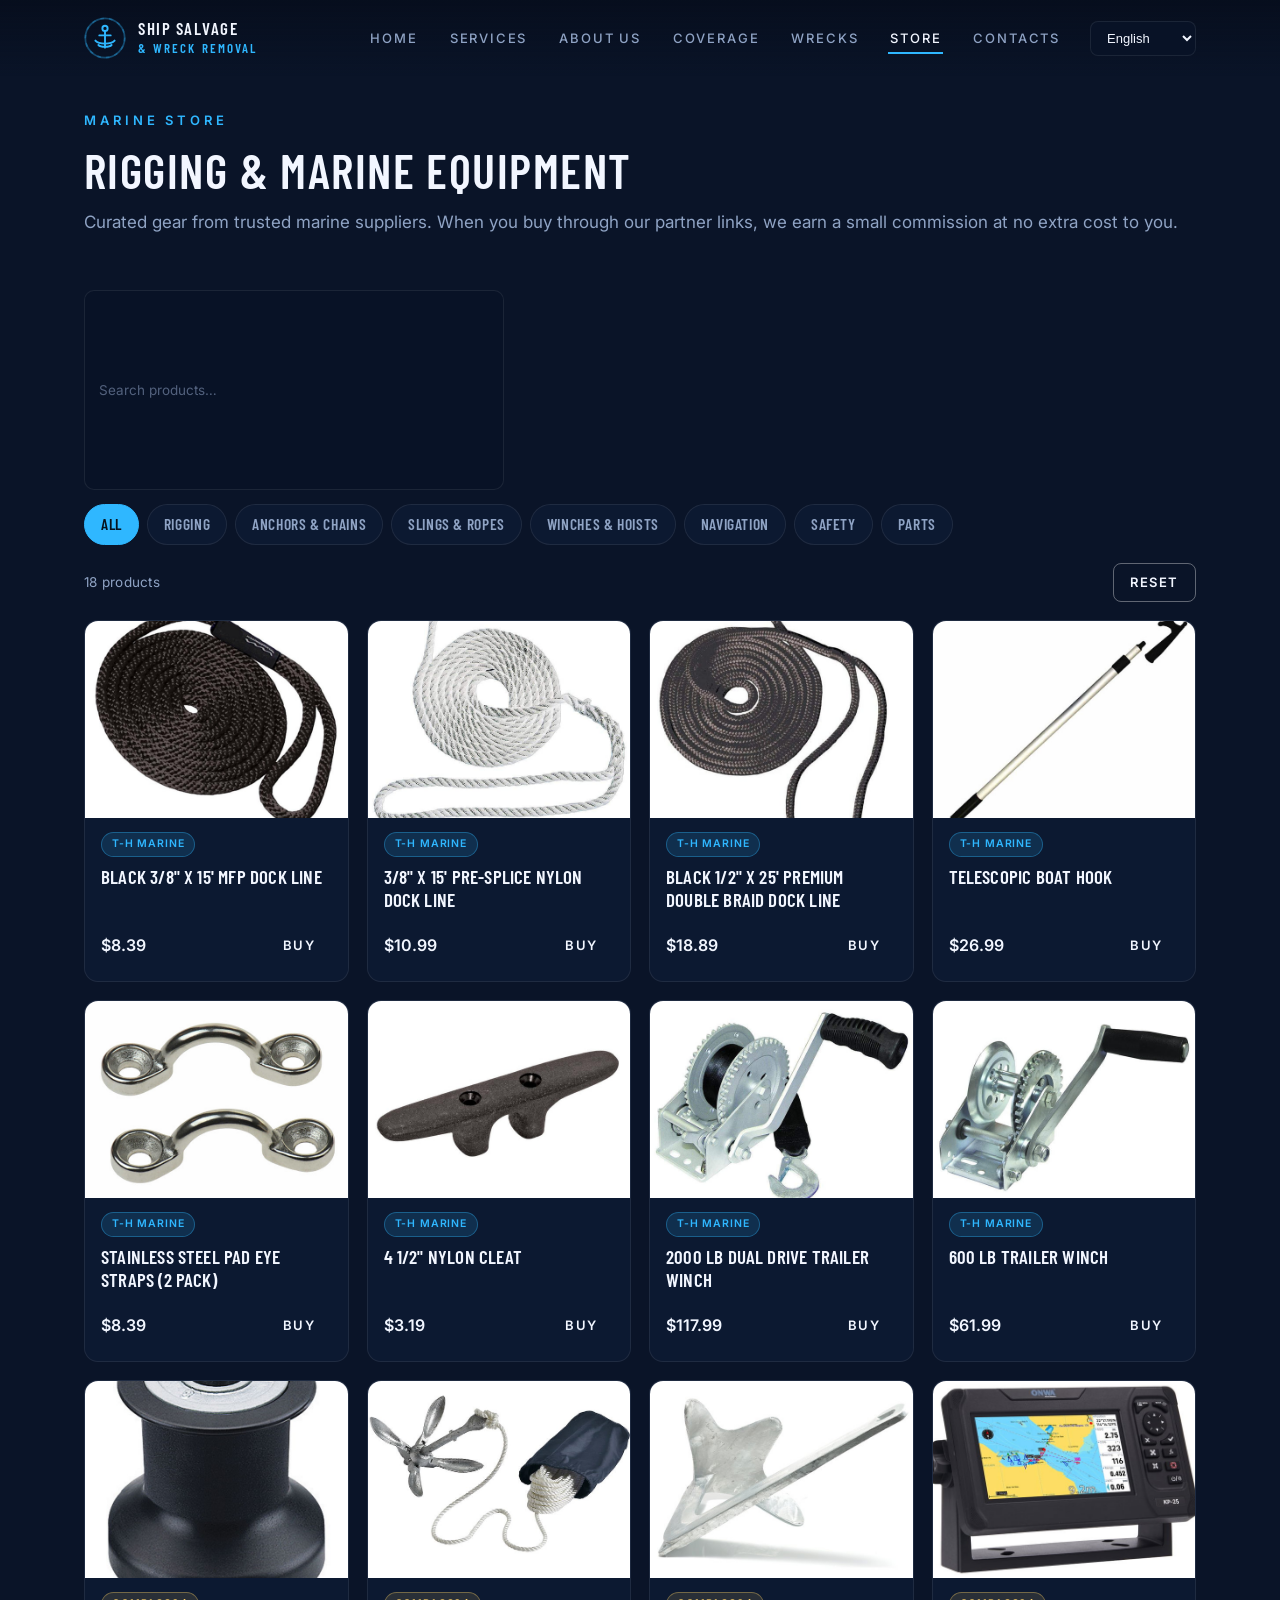
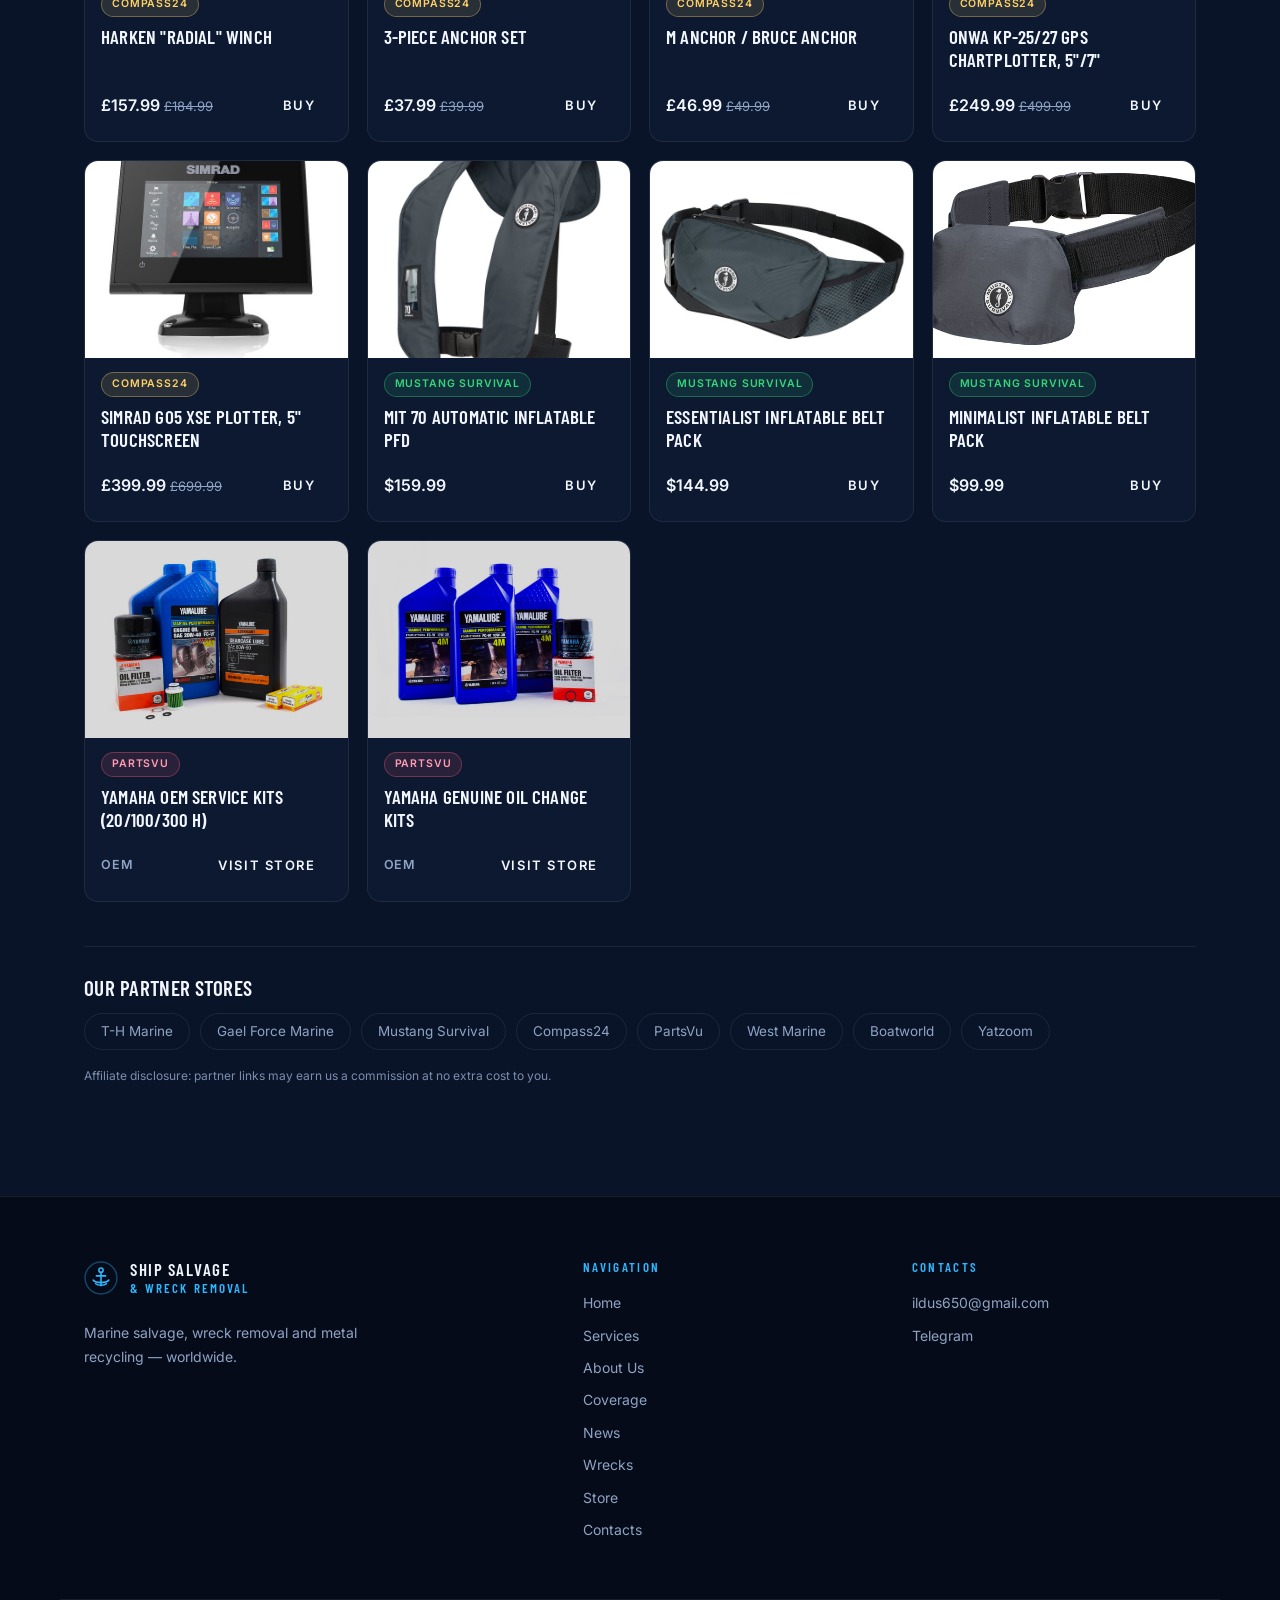
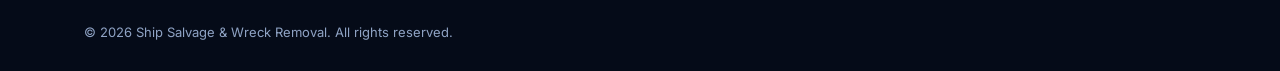
<file: store.html>
<!DOCTYPE html>
<html lang="en">
<head>
  <meta charset="UTF-8">
  <meta name="viewport" content="width=device-width, initial-scale=1.0">

  <!-- ===== SEO ===== -->
  <title>Rigging &amp; Marine Equipment Store | Ship Salvage &amp; Wreck Removal</title>
  <meta name="description" content="Marine rigging and equipment store: slings and ropes, anchors and chains, winches, navigation electronics, safety gear and outboard parts from trusted marine suppliers.">
  <meta name="robots" content="index, follow">
  <link rel="canonical" href="https://ildus650-pixel.github.io/shipsalvage-removal/store.html">

  <!-- ===== Open Graph ===== -->
  <meta property="og:type" content="website">
  <meta property="og:title" content="Rigging &amp; Marine Equipment | Ship Salvage &amp; Wreck Removal">
  <meta property="og:description" content="Curated marine gear: ropes, anchors, winches, navigation, safety and parts from trusted suppliers.">
  <meta property="og:image" content="img/hero.jpg">

  <!-- ===== Favicon ===== -->
  <link rel="icon" type="image/svg+xml" href="img/favicon.svg">

  <!-- ===== Fonts ===== -->
  <link rel="preconnect" href="https://fonts.googleapis.com">
  <link rel="preconnect" href="https://fonts.gstatic.com" crossorigin>
  <link href="https://fonts.googleapis.com/css2?family=Barlow+Condensed:wght@500;600;700&family=Inter:wght@400;500;600&display=swap" rel="stylesheet">

  <!-- ===== Styles ===== -->
  <link rel="stylesheet" href="css/style.css">
</head>
<body data-page="store">

  <!-- ===== HEADER ===== -->
  <header class="header" id="header">
    <div class="container header__inner">
      <a href="index.html" class="logo" aria-label="Ship Salvage &amp; Wreck Removal — home">
        <svg class="logo__mark" viewBox="0 0 48 48" width="42" height="42" aria-hidden="true">
          <circle cx="24" cy="24" r="22.5" fill="none" stroke="currentColor" stroke-width="2" opacity=".35"/>
          <circle cx="24" cy="24" r="22.5" fill="none" stroke="currentColor" stroke-width="2" stroke-dasharray="4 6" opacity=".25"/>
          <g stroke="currentColor" stroke-width="2.2" stroke-linecap="round" fill="none">
            <circle cx="24" cy="13" r="3"/>
            <line x1="24" y1="16" x2="24" y2="35"/>
            <line x1="17.5" y1="21" x2="30.5" y2="21"/>
            <path d="M13 27c4.2 4.6 17.8 4.6 22 0"/>
            <path d="M16.5 32c2.6 2.8 12.4 2.8 15 0"/>
          </g>
        </svg>
        <span class="logo__text">Ship Salvage<br><em>&amp; Wreck Removal</em></span>
      </a>

      <nav class="nav" id="nav" aria-label="Main navigation">
        <a href="index.html#home" class="nav__link" data-i18n="nav-home">Home</a>
        <a href="index.html#services" class="nav__link" data-i18n="nav-services">Services</a>
        <a href="index.html#about" class="nav__link" data-i18n="nav-about">About Us</a>
        <a href="index.html#coverage" class="nav__link" data-i18n="nav-coverage">Coverage</a>
        <a href="wrecks.html" class="nav__link" data-i18n="nav-wrecks">Wrecks</a>
        <a href="store.html" class="nav__link" aria-current="page" data-i18n="nav-store">Store</a>
        <a href="index.html#contacts" class="nav__link" data-i18n="nav-contacts">Contacts</a>
      </nav>

      <select id="lang-select" class="lang-select" aria-label="Language">
        <option value="en">English</option>
        <option value="ru">Русский</option>
        <option value="cn">中文</option>
        <option value="hi">हिन्दी</option>
        <option value="bn">বাংলা</option>
        <option value="de">Deutsch</option>
        <option value="fr">Français</option>
        <option value="es">Español</option>
        <option value="ar">العربية</option>
        <option value="pt">Português</option>
      </select>

      <button class="burger" id="burger" type="button" aria-expanded="false" aria-controls="nav" data-i18n-aria="aria-menu">
        <span></span><span></span><span></span>
      </button>
    </div>
  </header>

  <main>
    <section class="section" id="store">
      <div class="container">
        <p class="kicker reveal" data-i18n="store-kicker">Marine Store</p>
        <h1 class="section__title reveal" data-i18n="store-title">Rigging &amp; Marine Equipment</h1>
        <p class="section__sub reveal" data-i18n="store-sub">Curated gear from trusted marine suppliers. When you buy through our partner links, we earn a small commission at no extra cost to you.</p>

        <div class="store-filters reveal">
          <input type="search" id="st-search" class="wf-input store-search" autocomplete="off"
                 data-i18n-placeholder="store-search" placeholder="Search products…">
          <div class="store-chips" id="st-chips" role="group" aria-label="Category filter">
            <button type="button" class="store-chip is-active" data-cat="all" data-i18n="f-all">All</button>
            <button type="button" class="store-chip" data-cat="rigging" data-i18n="store-cat-rigging">Rigging</button>
            <button type="button" class="store-chip" data-cat="anchors" data-i18n="store-cat-anchors">Anchors &amp; Chains</button>
            <button type="button" class="store-chip" data-cat="ropes" data-i18n="store-cat-ropes">Slings &amp; Ropes</button>
            <button type="button" class="store-chip" data-cat="winches" data-i18n="store-cat-winches">Winches &amp; Hoists</button>
            <button type="button" class="store-chip" data-cat="navigation" data-i18n="store-cat-navigation">Navigation</button>
            <button type="button" class="store-chip" data-cat="safety" data-i18n="store-cat-safety">Safety</button>
            <button type="button" class="store-chip" data-cat="parts" data-i18n="store-cat-parts">Parts</button>
          </div>
        </div>

        <div class="store-head reveal">
          <span id="st-count" class="store-count">0</span>
          <button id="st-reset" class="btn btn--ghost store-reset" type="button" data-i18n="store-reset">Reset</button>
        </div>

        <div id="store-grid" class="store-grid reveal"></div>
        <p id="st-empty" class="store-empty hidden" data-i18n="store-empty">Nothing matches your filters</p>

        <div class="store-partners reveal">
          <h3 class="store-partners__title" data-i18n="store-partners">Our partner stores</h3>
          <div class="store-partners__row">
            <a href="https://thmarinesupplies.com/" target="_blank" rel="noopener sponsored">T-H Marine</a>
            <a href="https://www.gaelforcemarine.co.uk/" target="_blank" rel="noopener sponsored">Gael Force Marine</a>
            <a href="https://mustangsurvival.com/" target="_blank" rel="noopener sponsored">Mustang Survival</a>
            <a href="https://www.compass24.com/" target="_blank" rel="noopener sponsored">Compass24</a>
            <a href="https://partsvu.com/" target="_blank" rel="noopener sponsored">PartsVu</a>
            <a href="https://www.westmarine.com/" target="_blank" rel="noopener sponsored">West Marine</a>
            <a href="https://boatworld.co.uk/" target="_blank" rel="noopener sponsored">Boatworld</a>
            <a href="https://yatzoom.ru/" target="_blank" rel="noopener sponsored">Yatzoom</a>
          </div>
          <p class="store-affiliate" data-i18n="store-affiliate">Affiliate disclosure: partner links may earn us a commission at no extra cost to you.</p>
        </div>
      </div>
    </section>
  </main>

  <!-- ===== FOOTER ===== -->
  <footer class="footer">
    <div class="container footer__inner">
      <div class="footer__brand">
        <a href="index.html" class="logo logo--footer" aria-label="Ship Salvage &amp; Wreck Removal">
          <svg class="logo__mark" viewBox="0 0 48 48" width="34" height="34" aria-hidden="true">
            <circle cx="24" cy="24" r="22.5" fill="none" stroke="currentColor" stroke-width="2" opacity=".35"/>
            <g stroke="currentColor" stroke-width="2.2" stroke-linecap="round" fill="none">
              <circle cx="24" cy="13" r="3"/>
              <line x1="24" y1="16" x2="24" y2="35"/>
              <line x1="17.5" y1="21" x2="30.5" y2="21"/>
              <path d="M13 27c4.2 4.6 17.8 4.6 22 0"/>
              <path d="M16.5 32c2.6 2.8 12.4 2.8 15 0"/>
            </g>
          </svg>
          <span class="logo__text">Ship Salvage<br><em>&amp; Wreck Removal</em></span>
        </a>
        <p class="footer__tagline" data-i18n="footer-tagline">Marine salvage, wreck removal and metal recycling — worldwide.</p>
      </div>
      <div class="footer__col">
        <h4 class="footer__title" data-i18n="footer-nav-title">Navigation</h4>
        <a href="index.html#home" class="footer__link" data-i18n="nav-home">Home</a>
        <a href="index.html#services" class="footer__link" data-i18n="nav-services">Services</a>
        <a href="index.html#about" class="footer__link" data-i18n="nav-about">About Us</a>
        <a href="index.html#coverage" class="footer__link" data-i18n="nav-coverage">Coverage</a>
        <a href="index.html#news" class="footer__link" data-i18n="nav-news">News</a>
        <a href="wrecks.html" class="footer__link" data-i18n="nav-wrecks">Wrecks</a>
        <a href="store.html" class="footer__link" data-i18n="nav-store">Store</a>
        <a href="index.html#contacts" class="footer__link" data-i18n="nav-contacts">Contacts</a>
      </div>
      <div class="footer__col">
        <h4 class="footer__title" data-i18n="footer-contacts-title">Contacts</h4>
        <a href="mailto:ildus650@gmail.com" class="footer__link">ildus650@gmail.com</a>
        <a href="https://t.me/Sudopodembot" target="_blank" rel="noopener" class="footer__link">Telegram</a>
      </div>
    </div>
    <div class="container footer__bottom">
      <p>© <span id="year">2026</span> Ship Salvage &amp; Wreck Removal. <span data-i18n="footer-rights">All rights reserved.</span></p>
    </div>
  </footer>

  <script src="js/i18n.js" defer></script>
  <script src="js/tg-notify.js" defer></script>
  <script src="js/main.js" defer></script>
  <script src="js/store.js" defer></script>
</body>
</html>
</file>
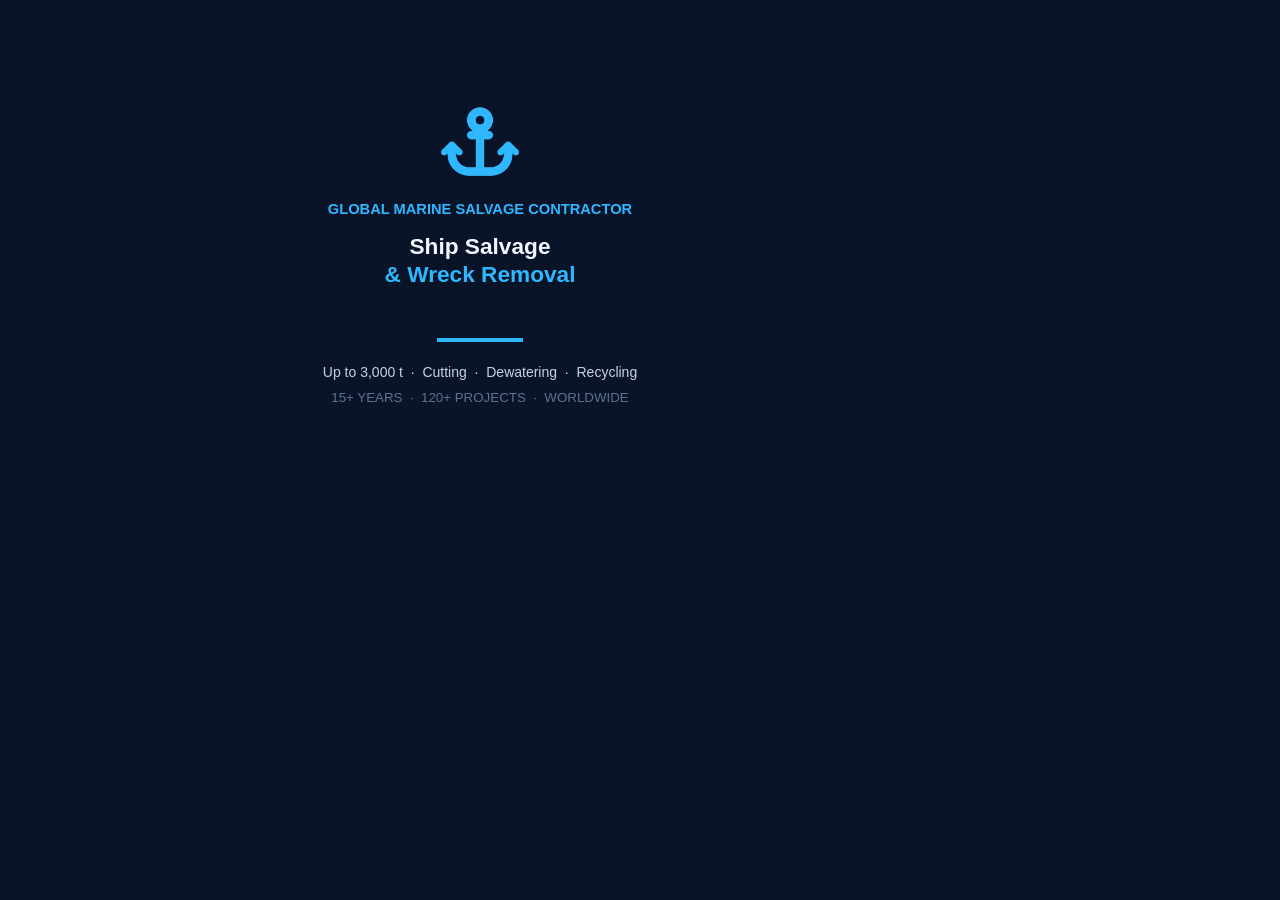
<file: presentation/slides/01-title.html>
<!DOCTYPE html>
<html>
<head>
<meta charset="utf-8">
<style>
html, body { margin: 0; padding: 0; }
body {
  width: 720pt; height: 405pt; box-sizing: border-box;
  padding: 24pt 40pt 48pt 40pt;
  display: flex; flex-direction: column; overflow: hidden;
  background: #0A1428; font-family: Arial, sans-serif;
}
.wrap { flex: 1 1 0; min-height: 0; display: flex; flex-direction: column; align-items: center; justify-content: center; text-align: center; }
img.logo { width: 58pt; height: 58pt; margin-bottom: 16pt; }
p.kicker { font-size: 11pt; font-weight: bold; color: #2FB7FF; margin: 0 0 12pt; }
h1 { font-size: 17pt; font-weight: bold; color: #F2F6FF; margin: 0 0 2pt; line-height: 1.2; padding-bottom: 20pt; }
h1 em { font-style: normal; color: #2FB7FF; }
div.bar { width: 64pt; height: 3pt; background: #2FB7FF; margin: 16pt 0; }
p.slogan { font-size: 10.5pt; color: #C3D2EA; margin: 0 0 8pt; }
p.meta { font-size: 10pt; color: #5B7290; margin: 0; }
</style>
</head>
<body>
<div class="wrap">
  <img class="logo" src="../assets/icons/anchor.png" alt="anchor logo">
  <p class="kicker">GLOBAL MARINE SALVAGE CONTRACTOR</p>
  <h1>Ship Salvage<br><em>&amp; Wreck Removal</em></h1>
  <div class="bar"></div>
  <p class="slogan">Up to 3,000 t &nbsp;·&nbsp; Cutting &nbsp;·&nbsp; Dewatering &nbsp;·&nbsp; Recycling</p>
  <p class="meta">15+ YEARS &nbsp;·&nbsp; 120+ PROJECTS &nbsp;·&nbsp; WORLDWIDE</p>
</div>
</body>
</html>
</file>
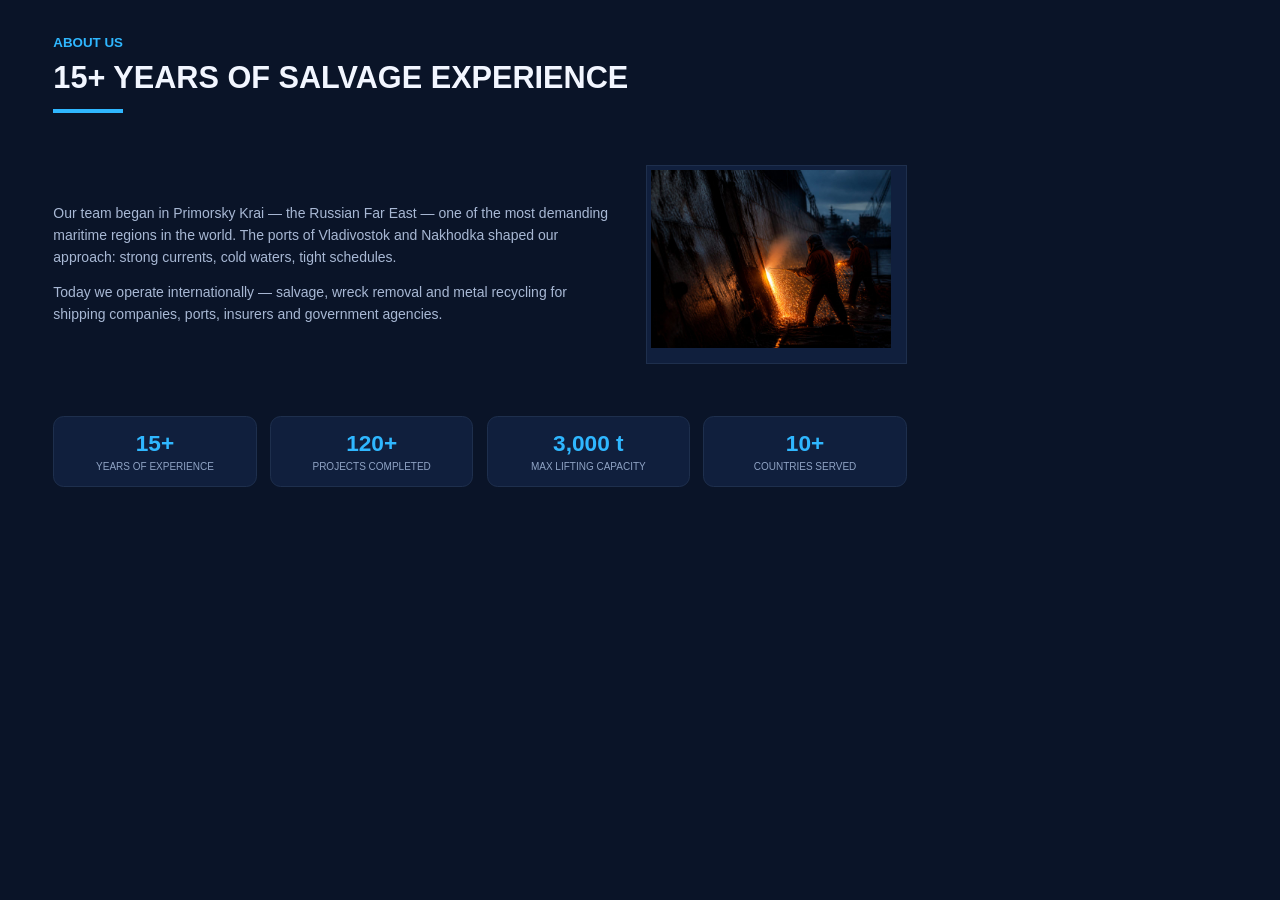
<file: presentation/slides/02-about.html>
<!DOCTYPE html>
<html>
<head>
<meta charset="utf-8">
<style>
html, body { margin: 0; padding: 0; }
body {
  width: 720pt; height: 405pt; box-sizing: border-box;
  padding: 26pt 40pt 40pt 40pt;
  display: flex; flex-direction: column; overflow: hidden;
  background: #0A1428; font-family: Arial, sans-serif;
}
p.kicker { font-size: 10pt; font-weight: bold; color: #2FB7FF; margin: 0 0 8pt; }
h2 { font-size: 23pt; font-weight: bold; color: #F2F6FF; margin: 0 0 10pt; }
div.bar { width: 52pt; height: 3pt; background: #2FB7FF; margin: 0 0 18pt; }
.rows { flex: 1 1 0; min-height: 0; display: flex; flex-direction: column; gap: 18pt; }
.mid { flex: 1 1 0; min-height: 0; display: flex; flex-direction: row; gap: 22pt; align-items: center; }
.txt { flex: 1 1 0; min-width: 0; display: flex; flex-direction: column; gap: 10pt; }
p.para { font-size: 10.5pt; color: #A8B8D4; line-height: 1.55; margin: 0; }
div.imgwrap { width: 188pt; height: 142pt; background: #101F3D; border: 1px solid #1E2F4D; padding: 3pt; }
img.about { width: 180pt; height: 134pt; }
.stats { display: grid; grid-template-columns: repeat(4, minmax(0, 1fr)); gap: 10pt; grid-auto-rows: minmax(0, 1fr); }
.stat { background: #101F3D; border: 1px solid #1E2F4D; border-radius: 8pt; padding: 10pt 6pt; text-align: center; min-height: 0; }
p.val { font-size: 17pt; font-weight: bold; color: #2FB7FF; margin: 0 0 3pt; }
p.lbl { font-size: 7.5pt; color: #8FA3C4; margin: 0; }
</style>
</head>
<body>
<p class="kicker">ABOUT US</p>
<h2>15+ YEARS OF SALVAGE EXPERIENCE</h2>
<div class="bar"></div>
<div class="rows">
  <div class="mid">
    <div class="txt">
      <p class="para">Our team began in Primorsky Krai — the Russian Far East — one of the most demanding maritime regions in the world. The ports of Vladivostok and Nakhodka shaped our approach: strong currents, cold waters, tight schedules.</p>
      <p class="para">Today we operate internationally — salvage, wreck removal and metal recycling for shipping companies, ports, insurers and government agencies.</p>
    </div>
    <div class="imgwrap"><img class="about" src="../assets/about.jpg" alt="Shipbreaking operation"></div>
  </div>
  <div class="stats">
    <div class="stat"><p class="val">15+</p><p class="lbl">YEARS OF EXPERIENCE</p></div>
    <div class="stat"><p class="val">120+</p><p class="lbl">PROJECTS COMPLETED</p></div>
    <div class="stat"><p class="val">3,000 t</p><p class="lbl">MAX LIFTING CAPACITY</p></div>
    <div class="stat"><p class="val">10+</p><p class="lbl">COUNTRIES SERVED</p></div>
  </div>
</div>
</body>
</html>
</file>
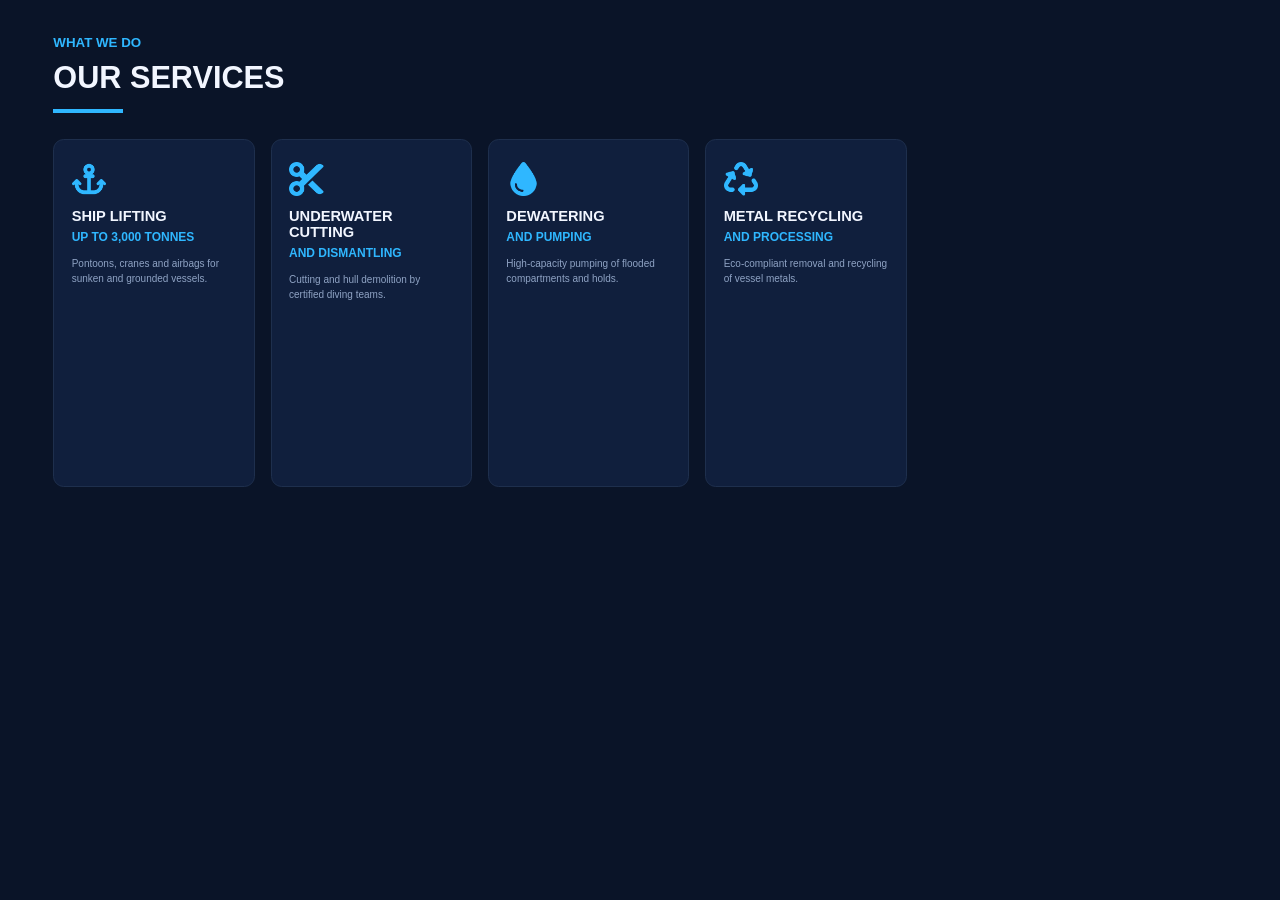
<file: presentation/slides/03-services.html>
<!DOCTYPE html>
<html>
<head>
<meta charset="utf-8">
<style>
html, body { margin: 0; padding: 0; }
body {
  width: 720pt; height: 405pt; box-sizing: border-box;
  padding: 26pt 40pt 40pt 40pt;
  display: flex; flex-direction: column; overflow: hidden;
  background: #0A1428; font-family: Arial, sans-serif;
}
p.kicker { font-size: 10pt; font-weight: bold; color: #2FB7FF; margin: 0 0 8pt; }
h2 { font-size: 23pt; font-weight: bold; color: #F2F6FF; margin: 0 0 10pt; }
div.bar { width: 52pt; height: 3pt; background: #2FB7FF; margin: 0 0 20pt; }
.cards { flex: 1 1 0; min-height: 0; display: grid; grid-template-columns: repeat(4, minmax(0, 1fr)); gap: 12pt; grid-auto-rows: minmax(0, 1fr); }
.card { background: #101F3D; border: 1px solid #1E2F4D; border-radius: 8pt; padding: 16pt 13pt; display: flex; flex-direction: column; gap: 9pt; min-height: 0; }
img.ic { width: 26pt; height: 26pt; }
p.t { font-size: 11pt; font-weight: bold; color: #F2F6FF; margin: 0; }
p.st { font-size: 9pt; font-weight: bold; color: #2FB7FF; margin: -5pt 0 0; }
p.d { font-size: 7.5pt; color: #8FA3C4; line-height: 1.5; margin: 0; }
</style>
</head>
<body>
<p class="kicker">WHAT WE DO</p>
<h2>OUR SERVICES</h2>
<div class="bar"></div>
<div class="cards">
  <div class="card">
    <img class="ic" src="../assets/icons/anchor.png" alt="ship lifting">
    <p class="t">SHIP LIFTING</p>
    <p class="st">UP TO 3,000 TONNES</p>
    <p class="d">Pontoons, cranes and airbags for sunken and grounded vessels.</p>
  </div>
  <div class="card">
    <img class="ic" src="../assets/icons/scissors.png" alt="underwater cutting">
    <p class="t">UNDERWATER CUTTING</p>
    <p class="st">AND DISMANTLING</p>
    <p class="d">Cutting and hull demolition by certified diving teams.</p>
  </div>
  <div class="card">
    <img class="ic" src="../assets/icons/droplet.png" alt="dewatering">
    <p class="t">DEWATERING</p>
    <p class="st">AND PUMPING</p>
    <p class="d">High-capacity pumping of flooded compartments and holds.</p>
  </div>
  <div class="card">
    <img class="ic" src="../assets/icons/recycle.png" alt="recycling">
    <p class="t">METAL RECYCLING</p>
    <p class="st">AND PROCESSING</p>
    <p class="d">Eco-compliant removal and recycling of vessel metals.</p>
  </div>
</div>
</body>
</html>
</file>
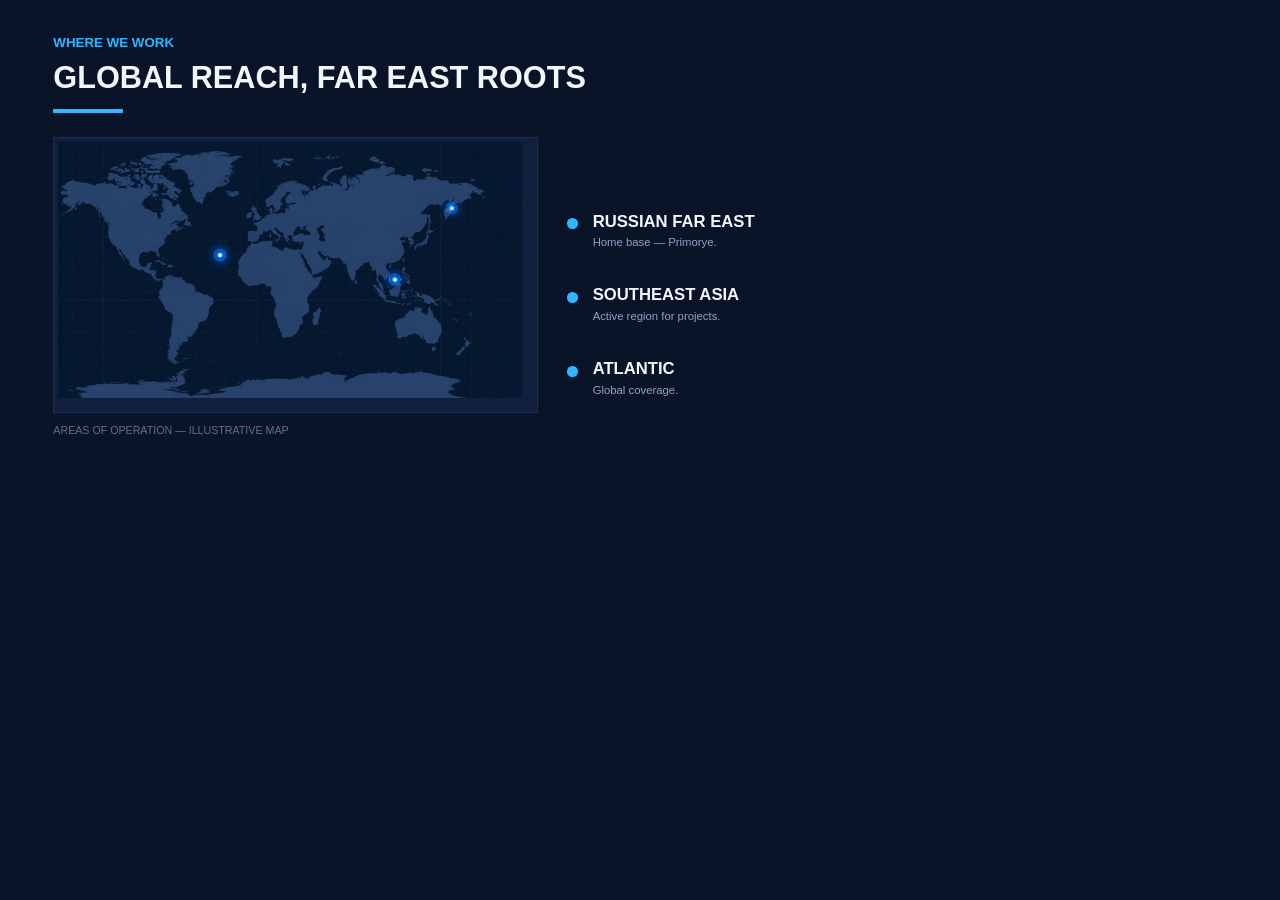
<file: presentation/slides/04-geography.html>
<!DOCTYPE html>
<html>
<head>
<meta charset="utf-8">
<style>
html, body { margin: 0; padding: 0; }
body {
  width: 720pt; height: 405pt; box-sizing: border-box;
  padding: 26pt 40pt 40pt 40pt;
  display: flex; flex-direction: column; overflow: hidden;
  background: #0A1428; font-family: Arial, sans-serif;
}
p.kicker { font-size: 10pt; font-weight: bold; color: #2FB7FF; margin: 0 0 8pt; }
h2 { font-size: 23pt; font-weight: bold; color: #F2F6FF; margin: 0 0 10pt; }
div.bar { width: 52pt; height: 3pt; background: #2FB7FF; margin: 0 0 18pt; }
.row { flex: 1 1 0; min-height: 0; display: flex; flex-direction: row; gap: 22pt; }
div.mapwrap { width: 356pt; height: 200pt; background: #101F3D; border: 1px solid #1E2F4D; padding: 3pt; }
img.map { width: 348pt; height: 192pt; }
.col { flex: 1 1 0; min-width: 0; display: flex; flex-direction: column; justify-content: center; gap: 16pt; }
.reg { display: flex; flex-direction: row; gap: 11pt; align-items: flex-start; }
div.dot { width: 8pt; height: 8pt; border-radius: 50%; background: #2FB7FF; margin-top: 5pt; }
p.rn { font-size: 12.5pt; font-weight: bold; color: #F2F6FF; margin: 0 0 2pt; }
p.rd { font-size: 8.5pt; color: #8FA3C4; line-height: 1.45; margin: 0; padding-bottom: 10pt; }
p.cap { font-size: 8pt; color: #5B7290; margin: 8pt 0 0; }
</style>
</head>
<body>
<p class="kicker">WHERE WE WORK</p>
<h2>GLOBAL REACH, FAR EAST ROOTS</h2>
<div class="bar"></div>
<div class="row">
  <div>
    <div class="mapwrap"><img class="map" src="../assets/map.jpg" alt="World map with operation areas"></div>
    <p class="cap">AREAS OF OPERATION — ILLUSTRATIVE MAP</p>
  </div>
  <div class="col">
    <div class="reg">
      <div class="dot"></div>
      <div>
        <p class="rn">RUSSIAN FAR EAST</p>
        <p class="rd">Home base — Primorye.</p>
      </div>
    </div>
    <div class="reg">
      <div class="dot"></div>
      <div>
        <p class="rn">SOUTHEAST ASIA</p>
        <p class="rd">Active region for projects.</p>
      </div>
    </div>
    <div class="reg">
      <div class="dot"></div>
      <div>
        <p class="rn">ATLANTIC</p>
        <p class="rd">Global coverage.</p>
      </div>
    </div>
  </div>
</div>
</body>
</html>
</file>
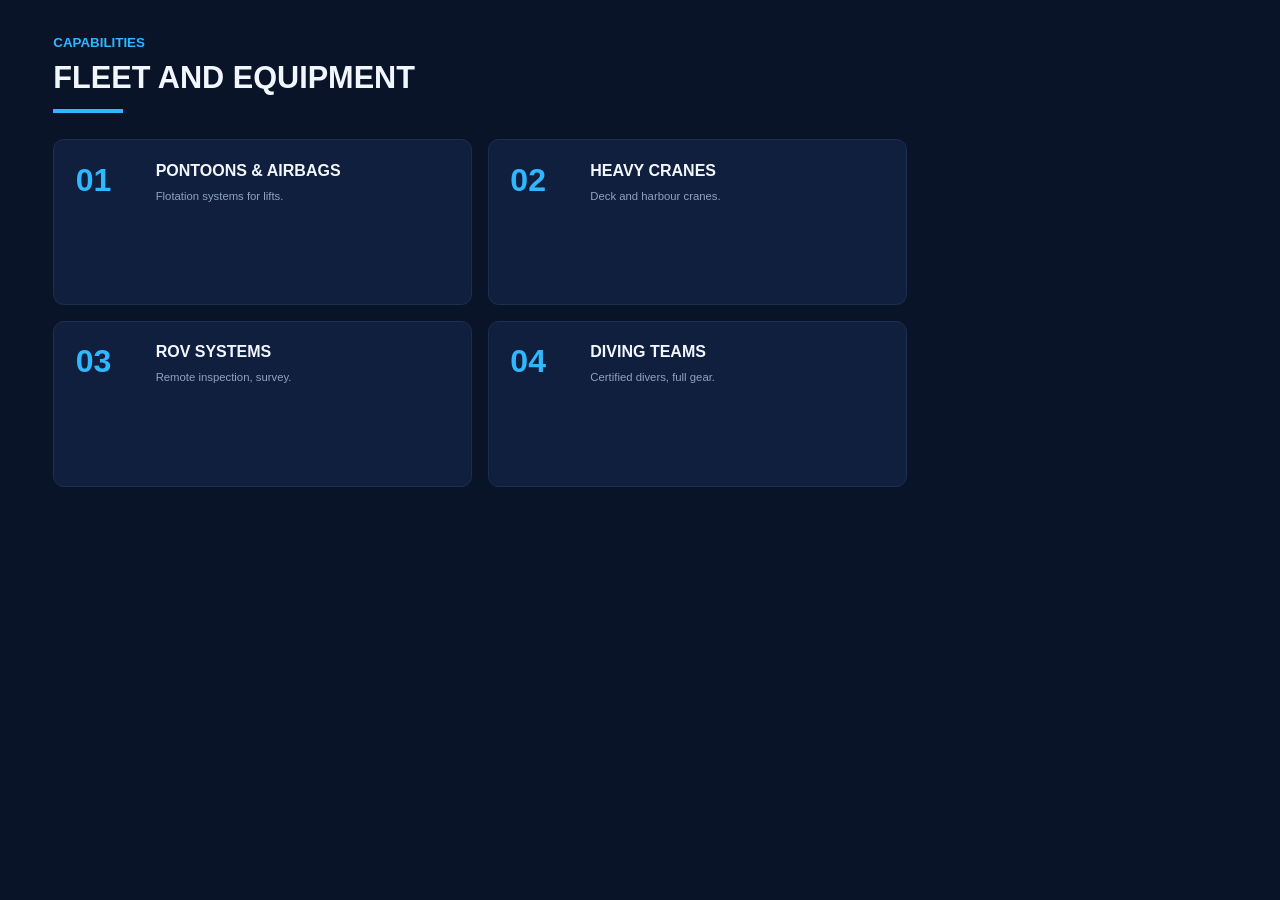
<file: presentation/slides/05-equipment.html>
<!DOCTYPE html>
<html>
<head>
<meta charset="utf-8">
<style>
html, body { margin: 0; padding: 0; }
body {
  width: 720pt; height: 405pt; box-sizing: border-box;
  padding: 26pt 40pt 40pt 40pt;
  display: flex; flex-direction: column; overflow: hidden;
  background: #0A1428; font-family: Arial, sans-serif;
}
p.kicker { font-size: 10pt; font-weight: bold; color: #2FB7FF; margin: 0 0 8pt; }
h2 { font-size: 23pt; font-weight: bold; color: #F2F6FF; margin: 0 0 10pt; }
div.bar { width: 52pt; height: 3pt; background: #2FB7FF; margin: 0 0 20pt; }
.grid { flex: 1 1 0; min-height: 0; display: grid; grid-template-columns: repeat(2, minmax(0, 1fr)); grid-template-rows: repeat(2, minmax(0, 1fr)); gap: 12pt; }
.card { background: #101F3D; border: 1px solid #1E2F4D; border-radius: 8pt; padding: 16pt 16pt; display: flex; flex-direction: row; gap: 14pt; align-items: flex-start; min-height: 0; }
p.num { font-size: 24pt; font-weight: bold; color: #2FB7FF; margin: 0; width: 46pt; }
.b { min-width: 0; display: flex; flex-direction: column; gap: 6pt; }
p.t { font-size: 12pt; font-weight: bold; color: #F2F6FF; margin: 0; }
p.d { font-size: 8.5pt; color: #8FA3C4; line-height: 1.5; margin: 0; padding-bottom: 10pt; }
</style>
</head>
<body>
<p class="kicker">CAPABILITIES</p>
<h2>FLEET AND EQUIPMENT</h2>
<div class="bar"></div>
<div class="grid">
  <div class="card">
    <p class="num">01</p>
    <div class="b">
      <p class="t">PONTOONS &amp; AIRBAGS</p>
      <p class="d">Flotation systems for lifts.</p>
    </div>
  </div>
  <div class="card">
    <p class="num">02</p>
    <div class="b">
      <p class="t">HEAVY CRANES</p>
      <p class="d">Deck and harbour cranes.</p>
    </div>
  </div>
  <div class="card">
    <p class="num">03</p>
    <div class="b">
      <p class="t">ROV SYSTEMS</p>
      <p class="d">Remote inspection, survey.</p>
    </div>
  </div>
  <div class="card">
    <p class="num">04</p>
    <div class="b">
      <p class="t">DIVING TEAMS</p>
      <p class="d">Certified divers, full gear.</p>
    </div>
  </div>
</div>
</body>
</html>
</file>
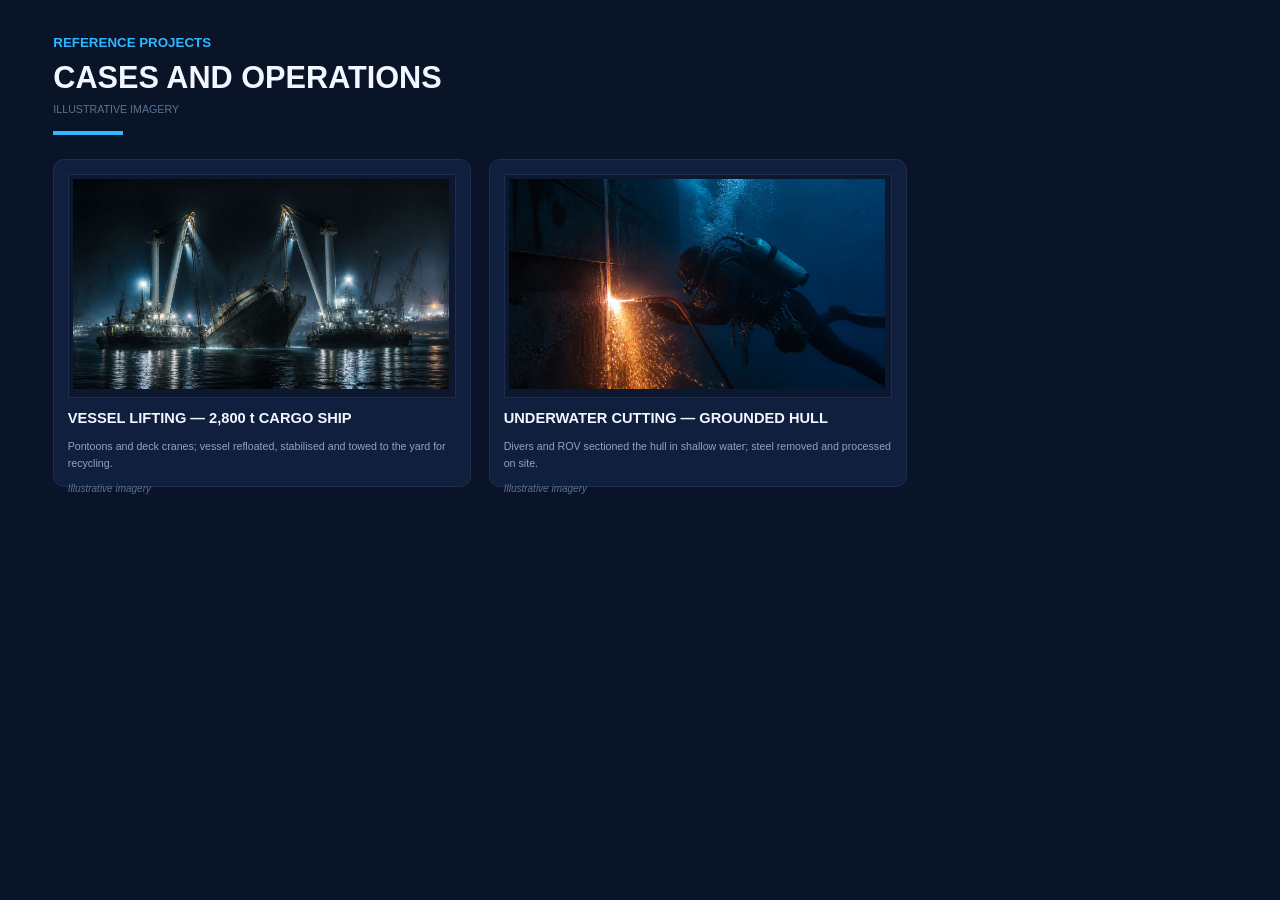
<file: presentation/slides/06-cases.html>
<!DOCTYPE html>
<html>
<head>
<meta charset="utf-8">
<style>
html, body { margin: 0; padding: 0; }
body {
  width: 720pt; height: 405pt; box-sizing: border-box;
  padding: 26pt 40pt 40pt 40pt;
  display: flex; flex-direction: column; overflow: hidden;
  background: #0A1428; font-family: Arial, sans-serif;
}
p.kicker { font-size: 10pt; font-weight: bold; color: #2FB7FF; margin: 0 0 8pt; }
h2 { font-size: 23pt; font-weight: bold; color: #F2F6FF; margin: 0 0 6pt; }
p.note { font-size: 8pt; color: #5B7290; margin: 0 0 12pt; }
div.bar { width: 52pt; height: 3pt; background: #2FB7FF; margin: 0 0 18pt; }
.row { flex: 1 1 0; min-height: 0; display: flex; flex-direction: row; gap: 14pt; }
.case { flex: 1 1 0; min-width: 0; background: #101F3D; border: 1px solid #1E2F4D; border-radius: 8pt; padding: 10pt; display: flex; flex-direction: column; gap: 9pt; }
div.iw { border: 1px solid #1E2F4D; background: #0C1830; padding: 3pt; }
img.cimg { width: 282pt; height: 158pt; }
p.ct { font-size: 11pt; font-weight: bold; color: #F2F6FF; margin: 0; }
p.cd { font-size: 8pt; color: #8FA3C4; line-height: 1.55; margin: 0; }
p.ci { font-size: 7.5pt; font-style: italic; color: #5B7290; margin: 0; }
</style>
</head>
<body>
<p class="kicker">REFERENCE PROJECTS</p>
<h2>CASES AND OPERATIONS</h2>
<p class="note">ILLUSTRATIVE IMAGERY</p>
<div class="bar"></div>
<div class="row">
  <div class="case">
    <div class="iw"><img class="cimg" src="../assets/case1.jpg" alt="Vessel lifting operation"></div>
    <p class="ct">VESSEL LIFTING — 2,800 t CARGO SHIP</p>
    <p class="cd">Pontoons and deck cranes; vessel refloated, stabilised and towed to the yard for recycling.</p>
    <p class="ci">Illustrative imagery</p>
  </div>
  <div class="case">
    <div class="iw"><img class="cimg" src="../assets/case2.jpg" alt="Underwater cutting operation"></div>
    <p class="ct">UNDERWATER CUTTING — GROUNDED HULL</p>
    <p class="cd">Divers and ROV sectioned the hull in shallow water; steel removed and processed on site.</p>
    <p class="ci">Illustrative imagery</p>
  </div>
</div>
</body>
</html>
</file>
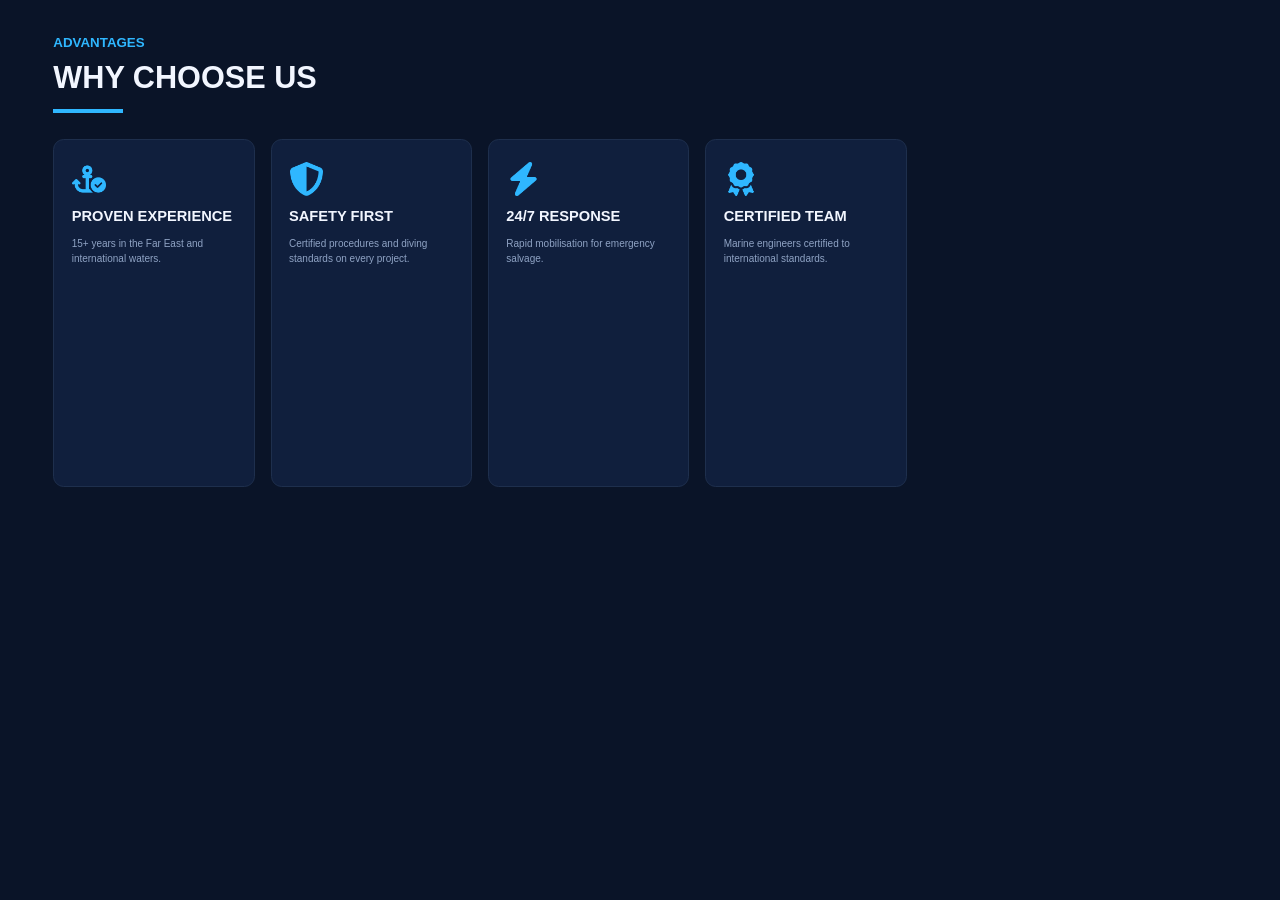
<file: presentation/slides/07-why.html>
<!DOCTYPE html>
<html>
<head>
<meta charset="utf-8">
<style>
html, body { margin: 0; padding: 0; }
body {
  width: 720pt; height: 405pt; box-sizing: border-box;
  padding: 26pt 40pt 40pt 40pt;
  display: flex; flex-direction: column; overflow: hidden;
  background: #0A1428; font-family: Arial, sans-serif;
}
p.kicker { font-size: 10pt; font-weight: bold; color: #2FB7FF; margin: 0 0 8pt; }
h2 { font-size: 23pt; font-weight: bold; color: #F2F6FF; margin: 0 0 10pt; }
div.bar { width: 52pt; height: 3pt; background: #2FB7FF; margin: 0 0 20pt; }
.cards { flex: 1 1 0; min-height: 0; display: grid; grid-template-columns: repeat(4, minmax(0, 1fr)); gap: 12pt; grid-auto-rows: minmax(0, 1fr); }
.card { background: #101F3D; border: 1px solid #1E2F4D; border-radius: 8pt; padding: 16pt 13pt; display: flex; flex-direction: column; gap: 9pt; min-height: 0; }
img.ic { width: 26pt; height: 26pt; }
p.t { font-size: 11pt; font-weight: bold; color: #F2F6FF; margin: 0; }
p.d { font-size: 7.5pt; color: #8FA3C4; line-height: 1.5; margin: 0; }
</style>
</head>
<body>
<p class="kicker">ADVANTAGES</p>
<h2>WHY CHOOSE US</h2>
<div class="bar"></div>
<div class="cards">
  <div class="card">
    <img class="ic" src="../assets/icons/anchorcirclecheck.png" alt="experience">
    <p class="t">PROVEN EXPERIENCE</p>
    <p class="d">15+ years in the Far East and international waters.</p>
  </div>
  <div class="card">
    <img class="ic" src="../assets/icons/shield.png" alt="safety">
    <p class="t">SAFETY FIRST</p>
    <p class="d">Certified procedures and diving standards on every project.</p>
  </div>
  <div class="card">
    <img class="ic" src="../assets/icons/bolt.png" alt="speed">
    <p class="t">24/7 RESPONSE</p>
    <p class="d">Rapid mobilisation for emergency salvage.</p>
  </div>
  <div class="card">
    <img class="ic" src="../assets/icons/award.png" alt="certification">
    <p class="t">CERTIFIED TEAM</p>
    <p class="d">Marine engineers certified to international standards.</p>
  </div>
</div>
</body>
</html>
</file>
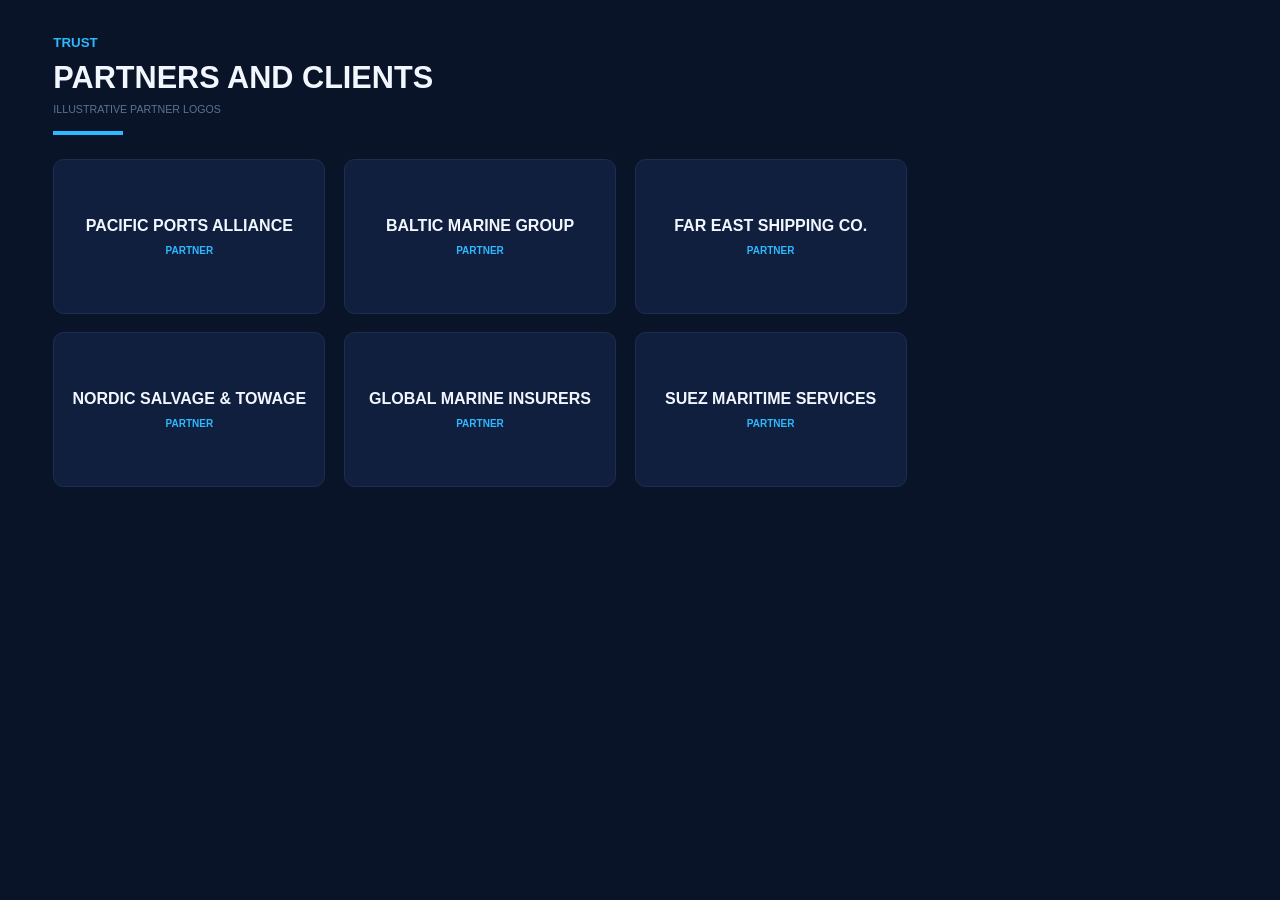
<file: presentation/slides/08-clients.html>
<!DOCTYPE html>
<html>
<head>
<meta charset="utf-8">
<style>
html, body { margin: 0; padding: 0; }
body {
  width: 720pt; height: 405pt; box-sizing: border-box;
  padding: 26pt 40pt 40pt 40pt;
  display: flex; flex-direction: column; overflow: hidden;
  background: #0A1428; font-family: Arial, sans-serif;
}
p.kicker { font-size: 10pt; font-weight: bold; color: #2FB7FF; margin: 0 0 8pt; }
h2 { font-size: 23pt; font-weight: bold; color: #F2F6FF; margin: 0 0 6pt; }
p.note { font-size: 8pt; color: #5B7290; margin: 0 0 12pt; }
div.bar { width: 52pt; height: 3pt; background: #2FB7FF; margin: 0 0 18pt; }
.grid { flex: 1 1 0; min-height: 0; display: grid; grid-template-columns: repeat(3, minmax(0, 1fr)); grid-template-rows: repeat(2, minmax(0, 1fr)); gap: 14pt; }
.chip { background: #101F3D; border: 1px solid #1E2F4D; border-radius: 8pt; display: flex; flex-direction: column; align-items: center; justify-content: center; gap: 8pt; text-align: center; min-height: 0; }
p.cn { font-size: 12pt; font-weight: bold; color: #F2F6FF; margin: 0; }
p.ct { font-size: 7.5pt; font-weight: bold; color: #2FB7FF; margin: 0; }
</style>
</head>
<body>
<p class="kicker">TRUST</p>
<h2>PARTNERS AND CLIENTS</h2>
<p class="note">ILLUSTRATIVE PARTNER LOGOS</p>
<div class="bar"></div>
<div class="grid">
  <div class="chip"><p class="cn">PACIFIC PORTS ALLIANCE</p><p class="ct">PARTNER</p></div>
  <div class="chip"><p class="cn">BALTIC MARINE GROUP</p><p class="ct">PARTNER</p></div>
  <div class="chip"><p class="cn">FAR EAST SHIPPING CO.</p><p class="ct">PARTNER</p></div>
  <div class="chip"><p class="cn">NORDIC SALVAGE &amp; TOWAGE</p><p class="ct">PARTNER</p></div>
  <div class="chip"><p class="cn">GLOBAL MARINE INSURERS</p><p class="ct">PARTNER</p></div>
  <div class="chip"><p class="cn">SUEZ MARITIME SERVICES</p><p class="ct">PARTNER</p></div>
</div>
</body>
</html>
</file>
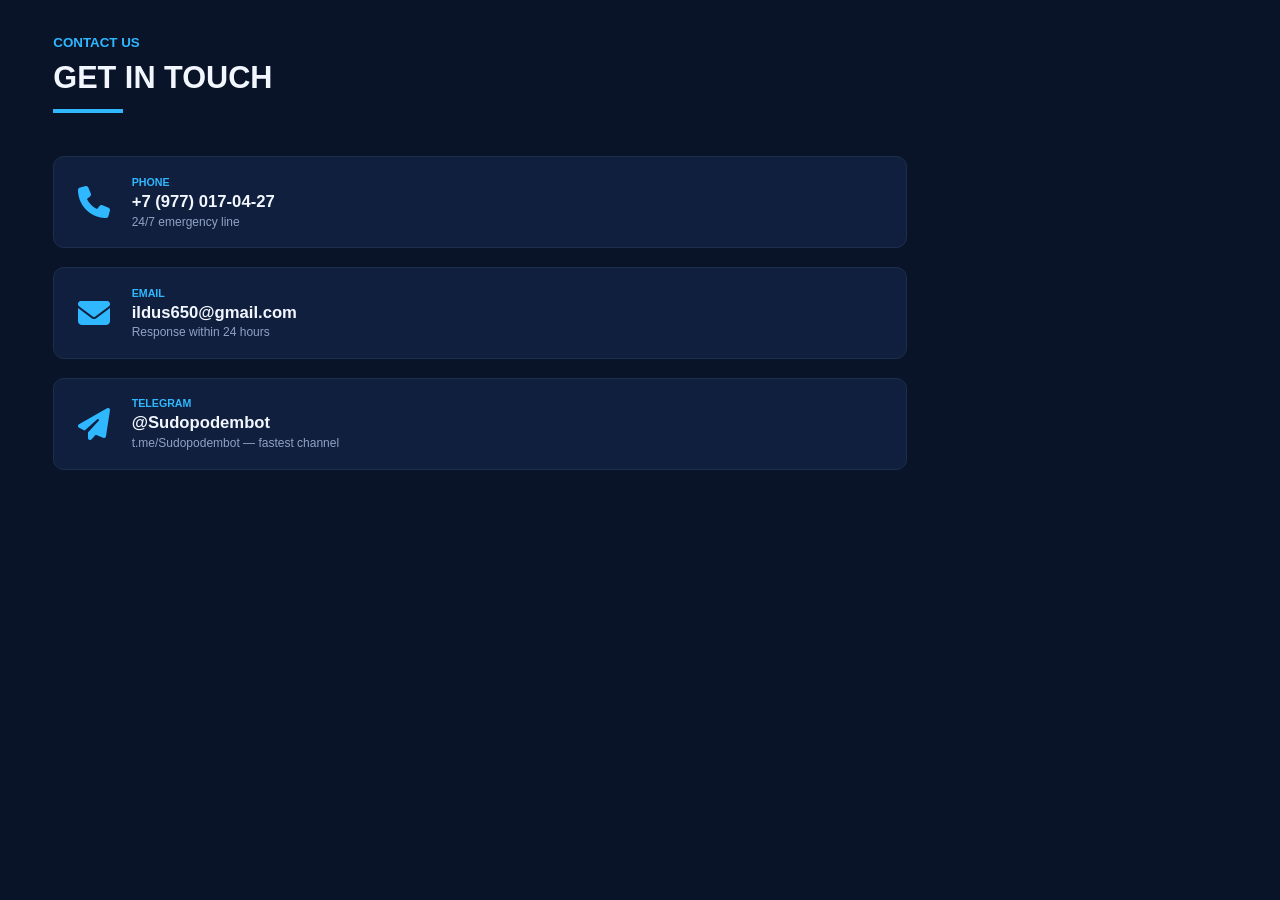
<file: presentation/slides/09-contacts.html>
<!DOCTYPE html>
<html>
<head>
<meta charset="utf-8">
<style>
html, body { margin: 0; padding: 0; }
body {
  width: 720pt; height: 405pt; box-sizing: border-box;
  padding: 26pt 40pt 40pt 40pt;
  display: flex; flex-direction: column; overflow: hidden;
  background: #0A1428; font-family: Arial, sans-serif;
}
p.kicker { font-size: 10pt; font-weight: bold; color: #2FB7FF; margin: 0 0 8pt; }
h2 { font-size: 23pt; font-weight: bold; color: #F2F6FF; margin: 0 0 10pt; }
div.bar { width: 52pt; height: 3pt; background: #2FB7FF; margin: 0 0 20pt; }
.list { flex: 1 1 0; min-height: 0; display: flex; flex-direction: column; justify-content: center; gap: 14pt; }
.row { display: flex; flex-direction: row; gap: 16pt; align-items: center; background: #101F3D; border: 1px solid #1E2F4D; border-radius: 8pt; padding: 14pt 18pt; }
img.ic { width: 24pt; height: 24pt; }
div.col2 { min-width: 0; width: 100%; }
p.l { font-size: 8pt; font-weight: bold; color: #2FB7FF; margin: 0 0 3pt; width: 100%; }
p.v { font-size: 12.5pt; font-weight: bold; color: #F2F6FF; margin: 0; width: 100%; }
p.v2 { font-size: 9pt; color: #8FA3C4; margin: 2pt 0 0; width: 100%; }
</style>
</head>
<body>
<p class="kicker">CONTACT US</p>
<h2>GET IN TOUCH</h2>
<div class="bar"></div>
<div class="list">
  <div class="row">
    <img class="ic" src="../assets/icons/phone.png" alt="phone">
    <div class="col2">
      <p class="l">PHONE</p>
      <p class="v">+7 (977) 017-04-27</p>
      <p class="v2">24/7 emergency line</p>
    </div>
  </div>
  <div class="row">
    <img class="ic" src="../assets/icons/envelope.png" alt="email">
    <div class="col2">
      <p class="l">EMAIL</p>
      <p class="v">ildus650@gmail.com</p>
      <p class="v2">Response within 24 hours</p>
    </div>
  </div>
  <div class="row">
    <img class="ic" src="../assets/icons/paperplane.png" alt="telegram">
    <div class="col2">
      <p class="l">TELEGRAM</p>
      <p class="v">@Sudopodembot</p>
      <p class="v2">t.me/Sudopodembot — fastest channel</p>
    </div>
  </div>
</div>
</body>
</html>
</file>
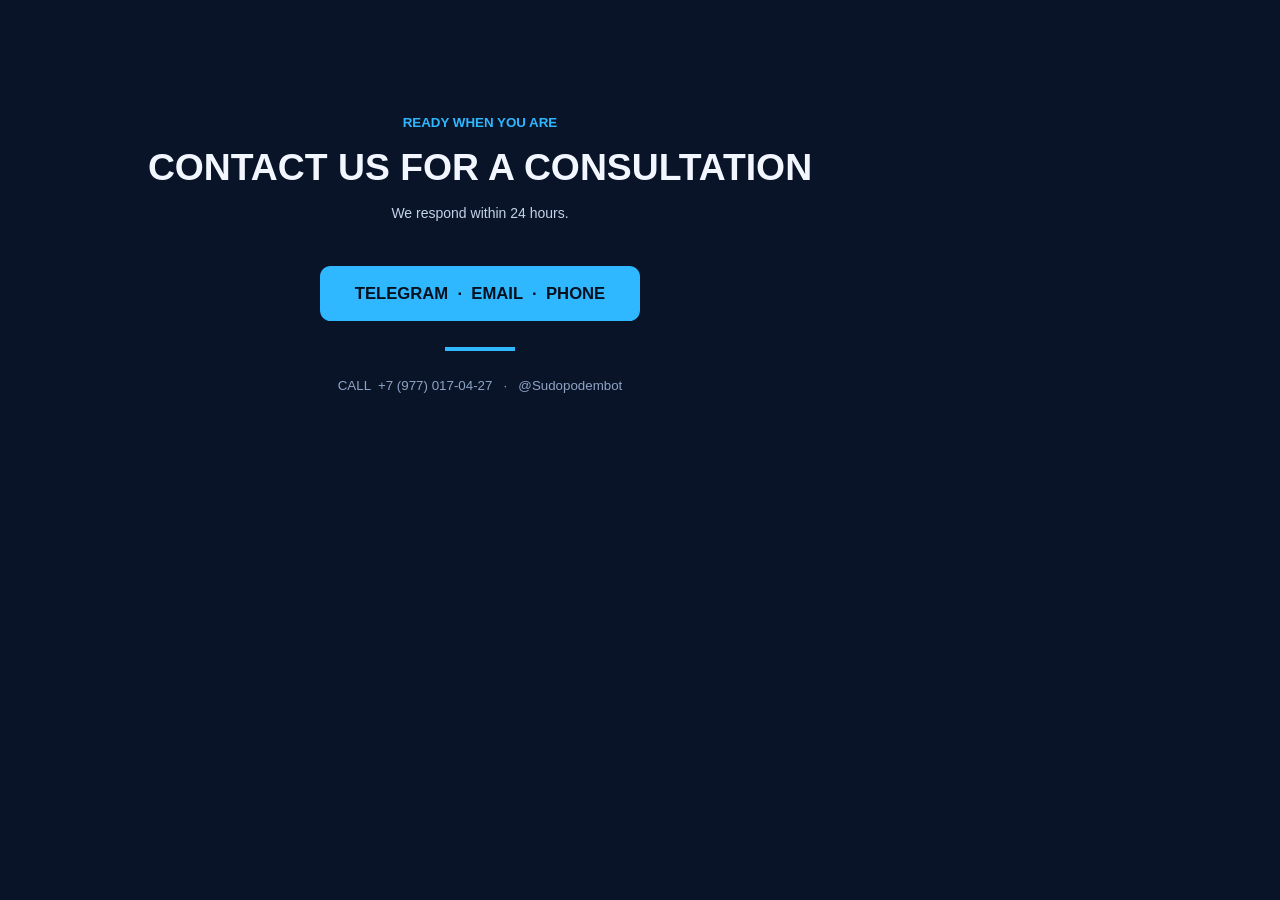
<file: presentation/slides/10-cta.html>
<!DOCTYPE html>
<html>
<head>
<meta charset="utf-8">
<style>
html, body { margin: 0; padding: 0; }
body {
  width: 720pt; height: 405pt; box-sizing: border-box;
  padding: 24pt 40pt 48pt 40pt;
  display: flex; flex-direction: column; overflow: hidden;
  background: #0A1428; font-family: Arial, sans-serif;
}
.wrap { flex: 1 1 0; min-height: 0; display: flex; flex-direction: column; align-items: center; justify-content: center; text-align: center; }
p.kicker { font-size: 10pt; font-weight: bold; color: #2FB7FF; margin: 0 0 12pt; }
h1 { font-size: 28pt; font-weight: bold; color: #F2F6FF; margin: 0 0 12pt; }
p.sub { font-size: 10.5pt; color: #C3D2EA; margin: 0 0 24pt; padding-bottom: 10pt; }
div.btn { background: #2FB7FF; border-radius: 8pt; padding: 13pt 26pt; }
p.bt { font-size: 12.5pt; font-weight: bold; color: #06111F; margin: 0; }
div.bar { width: 52pt; height: 3pt; background: #2FB7FF; margin: 20pt 0; }
p.phone { font-size: 10pt; color: #8FA3C4; margin: 0; }
</style>
</head>
<body>
<div class="wrap">
  <p class="kicker">READY WHEN YOU ARE</p>
  <h1>CONTACT US FOR A CONSULTATION</h1>
  <p class="sub">We respond within 24 hours.</p>
  <div class="btn"><p class="bt">TELEGRAM &nbsp;·&nbsp; EMAIL &nbsp;·&nbsp; PHONE</p></div>
  <div class="bar"></div>
  <p class="phone">CALL &nbsp;+7 (977) 017-04-27 &nbsp;&nbsp;·&nbsp;&nbsp; @Sudopodembot</p>
</div>
</body>
</html>
</file>
<file: css/style.css>
/* ==========================================================================
   Ship Salvage & Wreck Removal — styles.css
   Тёмно-синий, строгий, минималистичный. Акценты: лазурь / белый.
   ========================================================================== */

:root {
  --navy-950: #050b18;
  --navy-900: #081226;
  --navy-800: #0a1428;
  --navy-700: #101f3d;
  --navy-600: #16294f;
  --azure: #2fb7ff;
  --azure-soft: rgba(47, 183, 255, 0.14);
  --white: #f2f6ff;
  --muted: #8fa3c4;
  --line: rgba(255, 255, 255, 0.08);
  --danger: #ff5c7a;
  --ok: #37d67a;
  --radius: 14px;
  --shadow: 0 18px 44px rgba(0, 0, 0, 0.38);
  --header-h: 76px;
}

/* ---------- Reset / base ---------- */
*,
*::before,
*::after { box-sizing: border-box; margin: 0; padding: 0; }

html {
  scroll-behavior: smooth;
  -webkit-text-size-adjust: 100%;
}

body {
  font-family: 'Inter', system-ui, -apple-system, 'Segoe UI', Roboto, sans-serif;
  background: var(--navy-800);
  color: var(--white);
  line-height: 1.6;
  -webkit-font-smoothing: antialiased;
  overflow-x: hidden;
}

body.is-locked { overflow: hidden; }

img { display: block; max-width: 100%; }
a { color: inherit; text-decoration: none; }
ul { list-style: none; }
button { font: inherit; color: inherit; background: none; border: 0; cursor: pointer; }
input, textarea { font: inherit; color: inherit; }

::selection { background: var(--azure); color: var(--navy-950); }

:focus-visible {
  outline: 2px solid var(--azure);
  outline-offset: 3px;
  border-radius: 4px;
}

h1, h2, h3, h4 {
  font-family: 'Barlow Condensed', 'Inter', sans-serif;
  font-weight: 600;
  text-transform: uppercase;
  letter-spacing: 0.03em;
  line-height: 1.05;
}

.container {
  width: 100%;
  max-width: 1160px;
  margin: 0 auto;
  padding: 0 24px;
}

section { scroll-margin-top: calc(var(--header-h) + 14px); }

/* ---------- Buttons ---------- */
.btn {
  display: inline-flex;
  align-items: center;
  justify-content: center;
  gap: 10px;
  padding: 14px 30px;
  border-radius: 8px;
  font-size: 13px;
  font-weight: 600;
  letter-spacing: 0.12em;
  text-transform: uppercase;
  white-space: nowrap;
  transition: transform 0.2s ease, background 0.2s ease, color 0.2s ease,
              border-color 0.2s ease, box-shadow 0.2s ease;
}

.btn--primary {
  background: var(--azure);
  color: #06111f;
  box-shadow: 0 10px 26px rgba(47, 183, 255, 0.28);
}

.btn--primary:hover {
  transform: translateY(-2px);
  box-shadow: 0 14px 34px rgba(47, 183, 255, 0.38);
}

.btn--ghost {
  border: 1px solid rgba(255, 255, 255, 0.35);
  color: var(--white);
}

.btn--ghost:hover { border-color: var(--azure); color: var(--azure); }

.btn--outline {
  border: 1px solid var(--azure);
  color: var(--azure);
}

.btn--outline:hover { background: var(--azure-soft); }

.btn--lg { padding: 16px 40px; }

/* ---------- Header ---------- */
.header {
  position: fixed;
  inset: 0 0 auto 0;
  z-index: 100;
  height: var(--header-h);
  display: flex;
  align-items: center;
  background: linear-gradient(180deg, rgba(5, 11, 24, 0.65), rgba(5, 11, 24, 0));
  transition: background 0.3s ease, box-shadow 0.3s ease, backdrop-filter 0.3s ease;
}

.header.scrolled {
  background: rgba(6, 13, 31, 0.92);
  -webkit-backdrop-filter: blur(10px);
  backdrop-filter: blur(10px);
  box-shadow: 0 1px 0 var(--line);
}

.header__inner {
  display: flex;
  align-items: center;
  gap: 28px;
}

/* Logo */
.logo {
  display: inline-flex;
  align-items: center;
  gap: 12px;
  margin-right: auto;
}

.logo__mark { color: var(--azure); flex: none; }

.logo__text {
  font-family: 'Barlow Condensed', sans-serif;
  font-size: 17px;
  font-weight: 600;
  text-transform: uppercase;
  letter-spacing: 0.09em;
  line-height: 1.05;
}

.logo__text em {
  font-style: normal;
  color: var(--azure);
  font-size: 13px;
  letter-spacing: 0.16em;
}

/* Nav */
.nav {
  display: flex;
  align-items: center;
  gap: 28px;
}

.nav__link {
  position: relative;
  font-size: 13px;
  font-weight: 500;
  letter-spacing: 0.14em;
  text-transform: uppercase;
  color: var(--muted);
  padding: 8px 2px;
  transition: color 0.2s ease;
}

.nav__link::after {
  content: '';
  position: absolute;
  left: 0;
  right: 0;
  bottom: 2px;
  height: 2px;
  background: var(--azure);
  transform: scaleX(0);
  transform-origin: left;
  transition: transform 0.25s ease;
}

.nav__link:hover { color: var(--white); }
.nav__link:hover::after { transform: scaleX(1); }

/* Language switcher */
.lang-select {
  background: var(--navy-900);
  border: 1px solid var(--line);
  color: var(--white);
  padding: 8px 12px;
  border-radius: 8px;
  font-size: 13px;
  cursor: pointer;
  transition: border-color 0.2s ease, box-shadow 0.2s ease;
}

.lang-select:focus {
  outline: none;
  border-color: var(--azure);
  box-shadow: 0 0 0 3px var(--azure-soft);
}

.lang-select option { background: var(--navy-900); color: var(--white); }

/* Burger */
.burger {
  display: none;
  flex-direction: column;
  justify-content: center;
  gap: 5px;
  width: 42px;
  height: 42px;
  border-radius: 8px;
  border: 1px solid var(--line);
  align-items: center;
}

.burger span {
  display: block;
  width: 20px;
  height: 2px;
  background: var(--white);
  border-radius: 2px;
  transition: transform 0.25s ease, opacity 0.25s ease;
}

.burger.is-active span:nth-child(1) { transform: translateY(7px) rotate(45deg); }
.burger.is-active span:nth-child(2) { opacity: 0; }
.burger.is-active span:nth-child(3) { transform: translateY(-7px) rotate(-45deg); }

/* ---------- Hero ---------- */
.hero {
  position: relative;
  min-height: 100svh;
  display: flex;
  align-items: center;
  overflow: hidden;
}

.hero__bg {
  position: absolute;
  inset: 0;
  background: url('../img/hero.jpg') center 30% / cover no-repeat;
  transform: scale(1.02);
}

.hero__overlay {
  position: absolute;
  inset: 0;
  background: linear-gradient(
    180deg,
    rgba(5, 11, 24, 0.78) 0%,
    rgba(5, 11, 24, 0.42) 46%,
    rgba(8, 18, 38, 0.96) 100%
  );
}

.hero__content {
  position: relative;
  z-index: 1;
  padding-top: calc(var(--header-h) + 40px);
  padding-bottom: 90px;
  max-width: 780px;
  margin-left: max(24px, calc((100% - 1160px) / 2 + 24px));
}

.hero__kicker {
  font-size: 13px;
  font-weight: 600;
  letter-spacing: 0.32em;
  text-transform: uppercase;
  color: var(--azure);
  margin-bottom: 18px;
}

.hero__title {
  font-size: clamp(44px, 7vw, 84px);
  font-weight: 700;
  line-height: 0.98;
  margin-bottom: 24px;
}

.hero__sub {
  font-size: clamp(16px, 1.6vw, 18px);
  line-height: 1.75;
  color: #c3d2ea;
  max-width: 620px;
  margin-bottom: 38px;
}

.hero__actions {
  display: flex;
  flex-wrap: wrap;
  gap: 16px;
}

.hero__scroll {
  position: absolute;
  left: 50%;
  bottom: 26px;
  transform: translateX(-50%);
  z-index: 1;
  color: var(--muted);
  animation: bounce 2.2s ease-in-out infinite;
}

@keyframes bounce {
  0%, 100% { transform: translate(-50%, 0); }
  50% { transform: translate(-50%, 8px); }
}

/* ---------- Stats ---------- */
.stats {
  border-top: 1px solid var(--line);
  border-bottom: 1px solid var(--line);
  background: var(--navy-900);
  padding: 44px 0;
}

.stats__grid {
  display: grid;
  grid-template-columns: repeat(4, 1fr);
  gap: 24px;
}

.stat { text-align: center; }

.stat__value {
  font-family: 'Barlow Condensed', sans-serif;
  font-size: clamp(34px, 4vw, 46px);
  font-weight: 600;
  color: var(--azure);
  line-height: 1;
  margin-bottom: 8px;
}

.stat__label {
  font-size: 12px;
  font-weight: 500;
  letter-spacing: 0.14em;
  text-transform: uppercase;
  color: var(--muted);
}

/* ---------- Sections ---------- */
.section { padding: 110px 0; }
.section--alt { background: var(--navy-900); border-top: 1px solid var(--line); }

.kicker {
  font-size: 13px;
  font-weight: 600;
  letter-spacing: 0.3em;
  text-transform: uppercase;
  color: var(--azure);
  margin-bottom: 14px;
}

.section__title {
  font-size: clamp(32px, 4.5vw, 48px);
  font-weight: 600;
  margin-bottom: 14px;
}

.section__sub {
  color: var(--muted);
  font-size: 17px;
  margin-bottom: 54px;
}

/* ---------- Services cards ---------- */
.cards {
  display: grid;
  grid-template-columns: repeat(auto-fit, minmax(240px, 1fr));
  gap: 22px;
}

.card {
  display: flex;
  flex-direction: column;
  padding: 34px 28px;
  border: 1px solid var(--line);
  border-radius: 16px;
  background: linear-gradient(180deg, var(--navy-700), #0c1830);
  transition: transform 0.25s ease, border-color 0.25s ease, box-shadow 0.25s ease;
}

.card:hover {
  transform: translateY(-6px);
  border-color: rgba(47, 183, 255, 0.5);
  box-shadow: var(--shadow);
}

.card__icon {
  display: flex;
  align-items: center;
  justify-content: center;
  width: 62px;
  height: 62px;
  border-radius: 12px;
  background: var(--azure-soft);
  color: var(--azure);
  margin-bottom: 22px;
}

.card__title {
  font-size: 21px;
  margin-bottom: 12px;
}

.card__text {
  color: var(--muted);
  font-size: 15px;
  line-height: 1.7;
}

/* ---------- About ---------- */
.about {
  display: grid;
  grid-template-columns: minmax(0, 1fr) minmax(0, 1.1fr);
  gap: 60px;
  align-items: center;
}

.about__media img {
  width: 100%;
  height: 100%;
  object-fit: cover;
  aspect-ratio: 4 / 3;
  border-radius: 18px;
  border: 1px solid var(--line);
  box-shadow: var(--shadow);
}

.about__text p {
  color: var(--muted);
  font-size: 16px;
  line-height: 1.8;
  margin-bottom: 16px;
}

.about__points {
  display: grid;
  grid-template-columns: 1fr 1fr;
  gap: 14px;
  margin: 24px 0 32px;
}

.about__point {
  display: flex;
  align-items: flex-start;
  gap: 12px;
  padding: 16px;
  border: 1px solid var(--line);
  border-radius: 12px;
  background: rgba(16, 31, 61, 0.45);
  color: #c3d2ea;
  font-size: 14px;
  line-height: 1.5;
}

.about__point svg {
  flex: none;
  color: var(--azure);
  margin-top: 1px;
}

/* ---------- CTA band ---------- */
.cta {
  border-top: 1px solid var(--line);
  background:
    radial-gradient(700px 320px at 50% 0%, rgba(47, 183, 255, 0.12), transparent 70%),
    var(--navy-900);
  padding: 96px 0;
  text-align: center;
}

.cta__title {
  font-size: clamp(32px, 4.5vw, 50px);
  margin-bottom: 14px;
}

.cta__sub {
  color: var(--muted);
  font-size: 17px;
  margin-bottom: 32px;
}

/* ---------- Contacts ---------- */
.contacts {
  display: grid;
  grid-template-columns: minmax(0, 1fr) minmax(0, 1.15fr);
  gap: 56px;
  align-items: start;
}

.contacts__info {
  display: flex;
  flex-direction: column;
  gap: 14px;
  align-items: flex-start;
}

.contact-line {
  display: flex;
  align-items: flex-start;
  gap: 16px;
  width: 100%;
  padding: 18px 20px;
  border: 1px solid var(--line);
  border-radius: 12px;
  background: rgba(16, 31, 61, 0.45);
  transition: border-color 0.2s ease, background 0.2s ease;
}

a.contact-line:hover {
  border-color: rgba(47, 183, 255, 0.45);
  background: rgba(16, 31, 61, 0.8);
}

.contact-line svg { color: var(--azure); flex: none; margin-top: 2px; }

.contact-line__label {
  display: block;
  font-size: 12px;
  font-weight: 600;
  letter-spacing: 0.16em;
  text-transform: uppercase;
  color: var(--muted);
  margin-bottom: 4px;
}

.contact-line__value {
  display: block;
  font-size: 15px;
  font-weight: 500;
  word-break: break-word;
}

.contacts__info .btn { margin-top: 6px; }

/* Form */
.contacts__form {
  padding: 38px;
  border: 1px solid var(--line);
  border-radius: 18px;
  background: linear-gradient(180deg, rgba(16, 31, 61, 0.55), rgba(10, 20, 40, 0.6));
}

.form__title {
  font-size: 24px;
  margin-bottom: 26px;
}

.form__field { margin-bottom: 20px; }

.form__field label {
  display: block;
  font-size: 12px;
  font-weight: 600;
  letter-spacing: 0.14em;
  text-transform: uppercase;
  color: var(--muted);
  margin-bottom: 8px;
}

.form__field input,
.form__field textarea {
  width: 100%;
  padding: 13px 16px;
  border: 1px solid var(--line);
  border-radius: 10px;
  background: var(--navy-900);
  color: var(--white);
  font-size: 15px;
  transition: border-color 0.2s ease, box-shadow 0.2s ease;
  resize: vertical;
}

.form__field input::placeholder,
.form__field textarea::placeholder { color: rgba(143, 163, 196, 0.55); }

.form__field input:focus,
.form__field textarea:focus {
  outline: none;
  border-color: var(--azure);
  box-shadow: 0 0 0 3px var(--azure-soft);
}

.form__field--error input,
.form__field--error textarea {
  border-color: var(--danger);
}

.form__status {
  margin-top: 16px;
  font-size: 14px;
  font-weight: 500;
}

.form__status.is-success { color: var(--ok); }
.form__status.is-error { color: var(--danger); }

/* ---------- Footer ---------- */
.footer {
  background: var(--navy-950);
  border-top: 1px solid var(--line);
  padding: 64px 0 28px;
}

.footer__inner {
  display: grid;
  grid-template-columns: 1.6fr 1fr 1fr;
  gap: 44px;
}

.logo--footer .logo__mark { width: 34px; height: 34px; }

.footer__tagline {
  color: var(--muted);
  font-size: 14px;
  line-height: 1.7;
  max-width: 320px;
  margin-top: 18px;
}

.footer__title {
  font-size: 13px;
  font-weight: 600;
  letter-spacing: 0.18em;
  color: var(--azure);
  margin-bottom: 18px;
}

.footer__link {
  display: block;
  color: var(--muted);
  font-size: 14px;
  margin-bottom: 10px;
  transition: color 0.2s ease;
}

.footer__link:hover { color: var(--white); }

.footer__bottom {
  border-top: 1px solid var(--line);
  margin-top: 48px;
  padding-top: 22px;
}

.footer__bottom p {
  color: var(--muted);
  font-size: 13px;
}

/* ---------- Scroll reveal ---------- */
.reveal {
  opacity: 0;
  transform: translateY(26px);
  transition: opacity 0.7s ease, transform 0.7s ease;
}

.reveal.is-in-view {
  opacity: 1;
  transform: none;
}

.cards .card.reveal:nth-child(2) { transition-delay: 0.08s; }
.cards .card.reveal:nth-child(3) { transition-delay: 0.16s; }
.cards .card.reveal:nth-child(4) { transition-delay: 0.24s; }

/* Active nav link (scroll-spy) */
.nav__link.is-current { color: var(--white); }
.nav__link.is-current::after { transform: scaleX(1); }

/* ---------- Map ---------- */
.map {
  position: relative;
  z-index: 0;
  height: 440px;
  border-radius: 18px;
  border: 1px solid var(--line);
  overflow: hidden;
  background: var(--navy-700);
  box-shadow: var(--shadow);
}

.leaflet-popup-content-wrapper,
.leaflet-popup-tip {
  background: #0f1f3d;
  color: var(--white);
}

.leaflet-popup-content {
  font-family: 'Inter', system-ui, sans-serif;
  font-size: 13px;
  line-height: 1.5;
  margin: 12px 16px;
}

.leaflet-popup-content b { color: var(--azure); }
a.leaflet-popup-close-button { color: var(--muted); }

.leaflet-control-attribution {
  background: rgba(10, 20, 40, 0.85);
  color: var(--muted);
  font-size: 10px;
}

.leaflet-control-attribution a { color: var(--muted); }

.leaflet-control-zoom a {
  background: #0f1f3d;
  color: var(--white);
  border-color: var(--line);
}

.leaflet-control-zoom a:hover { background: var(--navy-600); }

/* Переключатель подложек — тёмная тема */
.leaflet-control-layers {
  background: #0f1f3d;
  border: 1px solid var(--line);
  border-radius: 8px;
  color: var(--white);
  font-family: 'Inter', system-ui, sans-serif;
  font-size: 12px;
}

.leaflet-control-layers-expanded { padding: 10px 12px; }

.leaflet-control-layers a.leaflet-control-layers-toggle {
  background-color: #0f1f3d;
  background-image: url(../vendor/leaflet/images/layers.png);
  background-size: 20px 20px;
}

.leaflet-control-layers label span { color: var(--white); }
.leaflet-control-layers input { accent-color: var(--azure); }

/* ---------- Wrecks page ---------- */
.coverage-cta { margin-top: 24px; }

.wrecks-layout {
  display: grid;
  grid-template-columns: minmax(0, 1fr) 340px;
  gap: 20px;
  min-height: 520px;
}

.wrecks-map {
  position: relative;
  z-index: 0;
  min-height: 420px;
  border-radius: 16px;
  border: 1px solid var(--line);
  overflow: hidden;
  background: var(--navy-700);
  box-shadow: var(--shadow);
}

.wrecks-side {
  display: flex;
  flex-direction: column;
  min-height: 0;
  border: 1px solid var(--line);
  border-radius: 16px;
  background: rgba(16, 31, 61, 0.45);
  overflow: hidden;
}

.wrecks-head {
  padding: 14px 16px;
  border-bottom: 1px solid var(--line);
  font-size: 12px;
  font-weight: 600;
  letter-spacing: 0.16em;
  text-transform: uppercase;
  color: var(--azure);
}

.wrecks-list {
  flex: 1 1 0;
  min-height: 0;
  overflow-y: auto;
  list-style: none;
  padding: 8px;
  margin: 0;
}

.wreck-item {
  display: block;
  width: 100%;
  text-align: left;
  padding: 11px 12px;
  border-radius: 10px;
  border: 0;
  background: none;
  color: inherit;
  cursor: pointer;
  transition: background 0.2s ease;
}

.wreck-item:hover { background: var(--azure-soft); }
.wreck-item + .wreck-item { margin-top: 2px; }

.wreck-name {
  display: block;
  font-size: 13.5px;
  font-weight: 600;
  color: var(--white);
}

.wreck-meta {
  display: block;
  font-size: 12px;
  color: var(--muted);
  margin-top: 2px;
}

.wreck-meta .unknown { font-style: italic; opacity: 0.75; }

.wrecks-stats {
  display: flex;
  gap: 32px;
  margin-bottom: 28px;
}

.wrecks-stats b {
  display: block;
  font-family: 'Barlow Condensed', sans-serif;
  font-size: 30px;
  font-weight: 600;
  color: var(--azure);
  line-height: 1;
  margin-bottom: 4px;
}

.wrecks-stats span {
  font-size: 11px;
  letter-spacing: 0.14em;
  text-transform: uppercase;
  color: var(--muted);
}

.wrecks-attr {
  margin-top: 16px;
  font-size: 11.5px;
  color: var(--muted);
}

/* ---------- Wrecks filters ---------- */
.wrecks-filters {
  display: flex;
  flex-wrap: wrap;
  gap: 10px;
  margin-bottom: 22px;
}

.wf-input,
.wf-select {
  background: var(--navy-900);
  border: 1px solid var(--line);
  color: var(--white);
  padding: 10px 14px;
  border-radius: 10px;
  font-size: 13.5px;
  transition: border-color 0.2s ease, box-shadow 0.2s ease;
}

.wf-input {
  flex: 1 1 200px;
  min-width: 180px;
}

.wf-input::placeholder { color: rgba(143, 163, 196, 0.55); }
.wf-input:focus,
.wf-select:focus {
  outline: none;
  border-color: var(--azure);
  box-shadow: 0 0 0 3px var(--azure-soft);
}

.wf-select option { background: var(--navy-900); color: var(--white); }

.wrecks-filters .btn { padding: 10px 18px; }

/* Marker clusters — тёмный стиль */
.marker-cluster-small,
.marker-cluster-medium,
.marker-cluster-large {
  background-color: rgba(47, 183, 255, 0.16) !important;
}

.marker-cluster div {
  background-color: rgba(47, 183, 255, 0.38) !important;
  color: #ffffff !important;
  font-weight: 600 !important;
}

/* Текущая страница в навигации (отдельные страницы) */
.nav__link[aria-current="page"] { color: var(--white); }
.nav__link[aria-current="page"]::after { transform: scaleX(1); }

/* Запасной режим: светлые тайлы OSM, затемнённые CSS-фильтром */
.map--osm-fallback .leaflet-tile-pane {
  filter: invert(1) hue-rotate(180deg) brightness(0.85) contrast(0.9) saturate(0.5);
}

/* ---------- RTL (арабский) ---------- */
[dir="rtl"] .logo { margin-right: 0; margin-left: auto; }
[dir="rtl"] .hero__content {
  margin-left: 24px;
  margin-right: max(24px, calc((100% - 1160px) / 2 + 24px));
}
[dir="rtl"] .report__list li { padding-left: 0; padding-right: 26px; }
[dir="rtl"] .report__list li::before { left: auto; right: 0; }
[dir="rtl"] .news-item { padding: 16px 18px 16px 56px; }
[dir="rtl"] .news-listen-btn { right: auto; left: 12px; }

/* ---------- News column ---------- */
.news {
  display: grid;
  grid-template-columns: 300px minmax(0, 1fr);
  gap: 44px;
  align-items: start;
}

.news__intro .section__sub { margin-bottom: 16px; }

.news__updated { font-size: 12.5px; color: var(--muted); }
.news__updated span { color: var(--azure); font-weight: 600; }

.news__channel { margin-top: 18px; }

/* ---------- Environment ---------- */
.card__icon img { width: 28px; height: 28px; }

.eco__cta {
  display: flex;
  align-items: center;
  gap: 18px;
  margin-top: 34px;
  font-size: 16px;
  color: #c3d2ea;
}

@media (max-width: 768px) {
  .eco__cta { flex-direction: column; align-items: flex-start; gap: 14px; }
}

/* ---------- Report ---------- */
.report {
  display: grid;
  grid-template-columns: minmax(0, 1fr) minmax(0, 1.15fr);
  gap: 56px;
  align-items: start;
}

.report__list {
  list-style: none;
  margin: 0 0 20px;
}

.report__list li {
  position: relative;
  padding-left: 26px;
  margin-bottom: 10px;
  color: #c3d2ea;
  font-size: 15px;
}

.report__list li::before {
  content: '+';
  position: absolute;
  left: 0;
  top: 0;
  color: var(--azure);
  font-weight: 700;
}

.report__note { font-size: 12.5px; color: var(--muted); }

@media (max-width: 1024px) {
  .report { grid-template-columns: 1fr; gap: 30px; }
}

.news__column { min-width: 0; }

.news-list {
  list-style: none;
  display: flex;
  flex-direction: column;
  gap: 12px;
  margin: 0;
}

.news-item-wrap { position: relative; }

.news-listen-btn {
  position: absolute;
  top: 12px;
  right: 12px;
  z-index: 2;
  width: 34px;
  height: 34px;
  border-radius: 50%;
  background: var(--azure-soft);
  border: 1px solid rgba(47, 183, 255, 0.5);
  color: var(--azure);
  font-size: 15px;
  display: flex;
  align-items: center;
  justify-content: center;
  cursor: pointer;
  transition: background 0.2s ease, transform 0.2s ease;
}

.news-listen-btn:hover {
  background: rgba(47, 183, 255, 0.3);
  transform: scale(1.08);
}

.news-item {
  display: flex;
  gap: 14px;
  align-items: flex-start;
  border: 1px solid var(--line);
  border-radius: 12px;
  background: rgba(16, 31, 61, 0.45);
  padding: 14px 56px 14px 14px;
  transition: border-color 0.2s ease, background 0.2s ease;
}

.news-img {
  flex: none;
  width: 84px;
  height: 84px;
  object-fit: cover;
  border-radius: 10px;
  border: 1px solid var(--line);
  background: var(--navy-700);
}

.news-body {
  display: block;
  min-width: 0;
  flex: 1;
}

.news-item:hover {
  border-color: rgba(47, 183, 255, 0.45);
  background: rgba(16, 31, 61, 0.8);
}

.news-title {
  display: block;
  font-size: 14.5px;
  font-weight: 600;
  color: var(--white);
  line-height: 1.45;
}

.news-meta {
  display: flex;
  flex-wrap: wrap;
  gap: 8px 14px;
  margin-top: 8px;
}

.news-source {
  color: var(--azure);
  font-size: 10.5px;
  font-weight: 600;
  text-transform: uppercase;
  letter-spacing: 0.08em;
}

.news-date { color: var(--muted); font-size: 11.5px; }

.news-summary {
  display: block;
  margin-top: 8px;
  font-size: 12.5px;
  color: var(--muted);
  line-height: 1.55;
}

@media (max-width: 1024px) {
  .news { grid-template-columns: 1fr; gap: 26px; }
}

@media (max-width: 1024px) {
  .wrecks-layout { grid-template-columns: 1fr; }
  .wrecks-map { min-height: 360px; }
  .wrecks-list { max-height: 340px; }
}

/* ---------- Floating call button ---------- */
.call-fab {
  position: fixed;
  right: 18px;
  bottom: 18px;
  z-index: 90;
  display: none;
  align-items: center;
  justify-content: center;
  width: 60px;
  height: 60px;
  border-radius: 50%;
  background: var(--azure);
  color: #06111f;
  box-shadow: 0 10px 26px rgba(47, 183, 255, 0.4);
  animation: fab-pulse 2.4s ease-out infinite;
}

@keyframes fab-pulse {
  0%   { box-shadow: 0 0 0 0 rgba(47, 183, 255, 0.45), 0 10px 26px rgba(47, 183, 255, 0.4); }
  70%  { box-shadow: 0 0 0 18px rgba(47, 183, 255, 0), 0 10px 26px rgba(47, 183, 255, 0.4); }
  100% { box-shadow: 0 0 0 0 rgba(47, 183, 255, 0), 0 10px 26px rgba(47, 183, 255, 0.4); }
}

@media (max-width: 768px) {
  .call-fab { display: flex; }
  .about__points { grid-template-columns: 1fr; }
  .map { height: 340px; }
}

/* ---------- Responsive ---------- */
@media (max-width: 1024px) {
  .about { grid-template-columns: 1fr; gap: 40px; }
  .about__media img { max-height: 420px; }
  .contacts { grid-template-columns: 1fr; gap: 40px; }
  .stats__grid { grid-template-columns: repeat(2, 1fr); gap: 32px 16px; }
}

@media (max-width: 768px) {
  :root { --header-h: 64px; }

  .header__inner { gap: 16px; }

  .nav {
    position: fixed;
    top: var(--header-h);
    right: 0;
    bottom: 0;
    width: min(320px, 86vw);
    flex-direction: column;
    align-items: flex-start;
    gap: 8px;
    padding: 40px 32px;
    background: rgba(6, 13, 31, 0.98);
    -webkit-backdrop-filter: blur(12px);
    backdrop-filter: blur(12px);
    border-left: 1px solid var(--line);
    transform: translateX(105%);
    transition: transform 0.3s ease;
  }

  .nav.is-open { transform: translateX(0); }

  .nav__link {
    font-size: 19px;
    padding: 10px 0;
  }

  .burger { display: flex; }

  .section { padding: 84px 0; }
  .cta { padding: 76px 0; }

  .hero__content { margin-left: 24px; }
  .hero__actions .btn { flex: 1; }
}

@media (max-width: 480px) {
  .logo__text { font-size: 15px; }
  .logo__text em { font-size: 11px; }

  .stats__grid { gap: 28px 12px; }

  .cards { grid-template-columns: 1fr; }

  .contacts__form { padding: 26px 20px; }

  .hero__actions { flex-direction: column; }
  .hero__actions .btn { width: 100%; }

  .footer__inner { grid-template-columns: 1fr; gap: 36px; }
}

/* ---------- Motion preferences ---------- */
@media (prefers-reduced-motion: reduce) {
  html { scroll-behavior: auto; }
  .reveal { opacity: 1 !important; transform: none !important; }
  *, *::before, *::after {
    animation-duration: 0.01ms !important;
    animation-iteration-count: 1 !important;
    transition-duration: 0.01ms !important;
  }
}

/* ==========================================================================
   Магазин такелажа (store.html)
   ========================================================================== */
.store-filters { margin: 28px 0 18px; display: flex; flex-direction: column; gap: 14px; }

.store-search { max-width: 420px; width: 100%; }

.store-chips {
  display: flex;
  flex-wrap: wrap;
  gap: 8px;
}

.store-chip {
  font-family: 'Barlow Condensed', sans-serif;
  font-size: 15.5px;
  font-weight: 600;
  letter-spacing: 0.04em;
  text-transform: uppercase;
  color: var(--muted);
  background: rgba(16, 31, 61, 0.45);
  border: 1px solid var(--line);
  border-radius: 999px;
  padding: 7px 16px;
  cursor: pointer;
  transition: color 0.2s ease, border-color 0.2s ease, background 0.2s ease;
}

.store-chip:hover { color: var(--white); border-color: rgba(47, 183, 255, 0.4); }

.store-chip.is-active {
  color: #06131f;
  background: var(--azure);
  border-color: var(--azure);
}

.store-head {
  display: flex;
  align-items: center;
  justify-content: space-between;
  gap: 14px;
  margin: 6px 0 18px;
}

.store-count {
  font-size: 13.5px;
  color: var(--muted);
  letter-spacing: 0.02em;
}

.store-reset { padding: 8px 16px; font-size: 13px; }

.store-grid {
  display: grid;
  grid-template-columns: repeat(auto-fill, minmax(262px, 1fr));
  gap: 18px;
}

.store-card {
  display: flex;
  flex-direction: column;
  background: rgba(16, 31, 61, 0.45);
  border: 1px solid var(--line);
  border-radius: var(--radius);
  overflow: hidden;
  transition: transform 0.25s ease, border-color 0.25s ease, box-shadow 0.25s ease;
}

.store-card:hover {
  transform: translateY(-4px);
  border-color: rgba(47, 183, 255, 0.55);
  box-shadow: 0 14px 34px rgba(0, 0, 0, 0.35);
}

.store-card__img {
  display: block;
  aspect-ratio: 4 / 3;
  background: var(--navy-700);
  overflow: hidden;
}

.store-card__img img {
  width: 100%;
  height: 100%;
  object-fit: cover;
  transition: transform 0.35s ease;
}

.store-card:hover .store-card__img img { transform: scale(1.05); }

.store-card__body {
  display: flex;
  flex-direction: column;
  flex: 1;
  gap: 8px;
  padding: 14px 16px 16px;
}

.store-badge {
  align-self: flex-start;
  font-size: 10.5px;
  font-weight: 600;
  letter-spacing: 0.08em;
  text-transform: uppercase;
  color: var(--azure);
  background: var(--azure-soft);
  border: 1px solid rgba(47, 183, 255, 0.35);
  border-radius: 999px;
  padding: 3px 10px;
}

.store-badge--c24 { color: #ffd166; background: rgba(255, 209, 102, 0.12); border-color: rgba(255, 209, 102, 0.35); }
.store-badge--ms  { color: var(--ok);   background: rgba(55, 214, 122, 0.12); border-color: rgba(55, 214, 122, 0.35); }
.store-badge--pv  { color: #ff9db4;     background: rgba(255, 92, 122, 0.12); border-color: rgba(255, 92, 122, 0.35); }

.store-card__title {
  font-family: 'Barlow Condensed', sans-serif;
  font-size: 19px;
  font-weight: 600;
  line-height: 1.25;
  letter-spacing: 0.01em;
}

.store-card__title a { color: var(--white); text-decoration: none; transition: color 0.2s ease; }
.store-card__title a:hover { color: var(--azure); }

.store-card__foot {
  display: flex;
  align-items: center;
  justify-content: space-between;
  gap: 10px;
  margin-top: auto;
  padding-top: 6px;
}

.store-price {
  font-weight: 600;
  color: var(--white);
  font-size: 16px;
  white-space: nowrap;
}

.store-old {
  color: var(--muted);
  font-weight: 400;
  font-size: 13px;
}

.store-price--na {
  color: var(--muted);
  font-size: 12.5px;
  font-weight: 600;
  letter-spacing: 0.06em;
}

.btn--small { padding: 9px 16px; font-size: 13px; }

.store-empty {
  text-align: center;
  color: var(--muted);
  padding: 48px 16px;
  font-size: 15px;
}

.hidden { display: none !important; }

.store-partners {
  margin-top: 44px;
  padding-top: 30px;
  border-top: 1px solid var(--line);
}

.store-partners__title {
  font-family: 'Barlow Condensed', sans-serif;
  font-size: 21px;
  font-weight: 600;
  letter-spacing: 0.02em;
  color: var(--white);
  margin-bottom: 14px;
}

.store-partners__row {
  display: flex;
  flex-wrap: wrap;
  gap: 10px;
}

.store-partners__row a {
  font-size: 13.5px;
  color: var(--muted);
  text-decoration: none;
  border: 1px solid var(--line);
  border-radius: 999px;
  padding: 7px 16px;
  transition: color 0.2s ease, border-color 0.2s ease;
}

.store-partners__row a:hover { color: var(--azure); border-color: rgba(47, 183, 255, 0.5); }

.store-affiliate {
  margin-top: 16px;
  font-size: 12px;
  color: var(--muted);
  opacity: 0.85;
}

@media (max-width: 560px) {
  .store-grid { grid-template-columns: repeat(auto-fill, minmax(150px, 1fr)); gap: 12px; }
  .store-card__body { padding: 10px 12px 12px; }
  .store-card__title { font-size: 16.5px; }
  .store-card__foot { flex-direction: column; align-items: stretch; }
  .btn--small { text-align: center; }
}

[dir="rtl"] .store-card__foot { flex-direction: row-reverse; }
[dir="rtl"] .store-card__foot .btn--small { text-align: center; }
</file>
